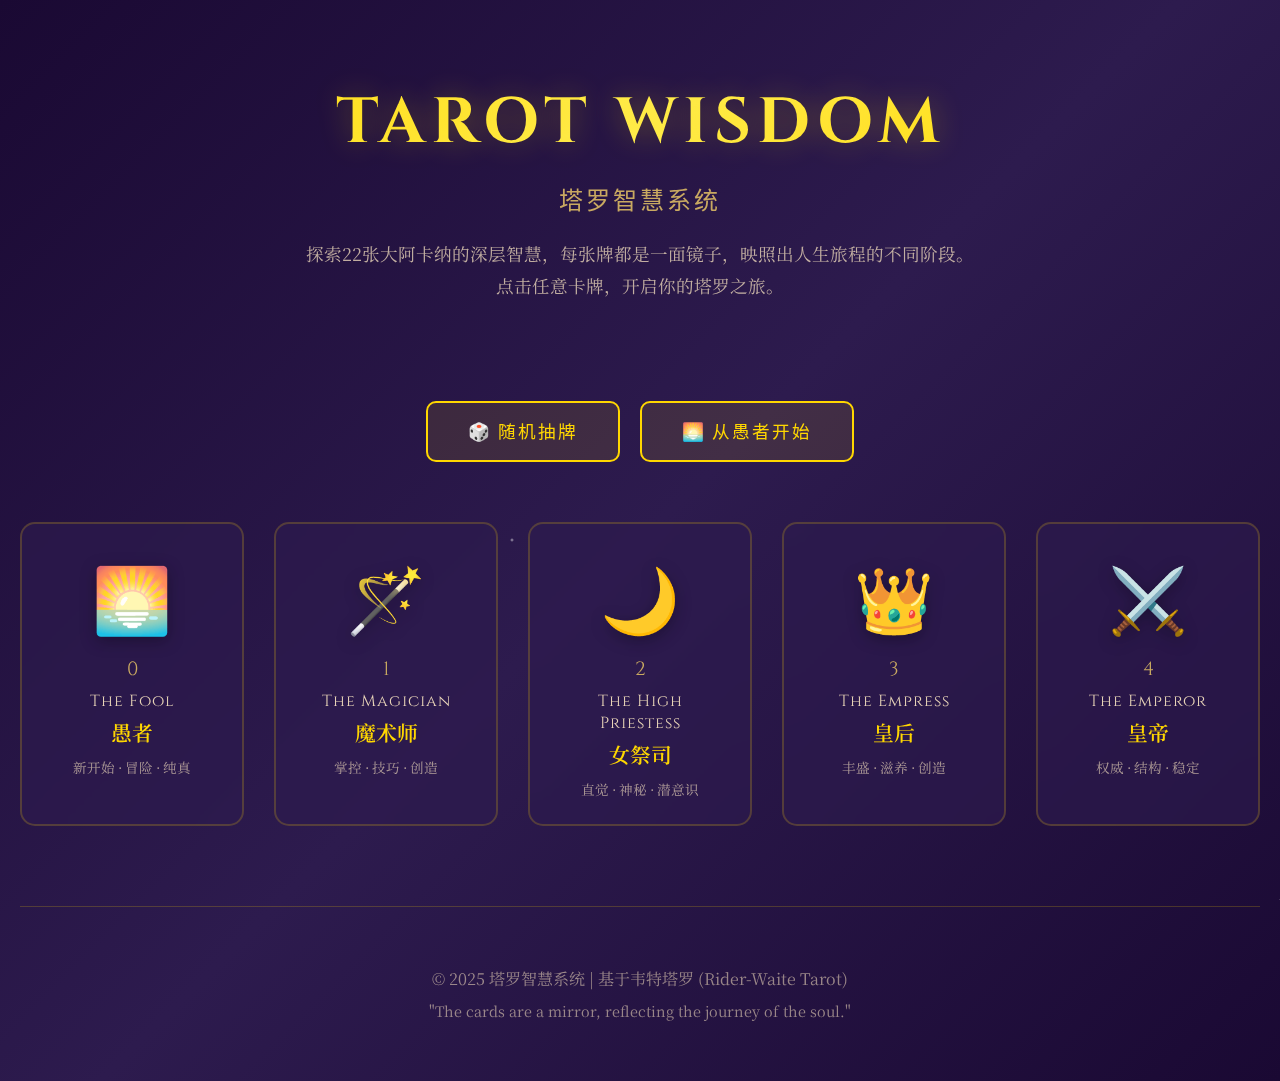
<file: index.html>
<!DOCTYPE html>
<html lang="zh-CN">

<head>
    <meta charset="UTF-8">
    <meta name="viewport" content="width=device-width, initial-scale=1.0">
    <title>塔罗智慧系统 - 22张大阿卡纳</title>

    <!-- Google Fonts -->
    <link
        href="https://fonts.googleapis.com/css2?family=Cinzel:wght@400;600;700&family=Noto+Serif+SC:wght@300;500;700&display=swap"
        rel="stylesheet">

    <style>
        * {
            margin: 0;
            padding: 0;
            box-sizing: border-box;
        }

        body {
            font-family: 'Noto Serif SC', serif;
            background: linear-gradient(135deg, #1a0933 0%, #2d1b4e 50%, #1a0933 100%);
            color: #e8d4b8;
            min-height: 100vh;
            padding: 20px;
            position: relative;
            overflow-x: hidden;
        }

        /* 星空背景 */
        body::before {
            content: '';
            position: fixed;
            top: 0;
            left: 0;
            right: 0;
            bottom: 0;
            background-image:
                radial-gradient(2px 2px at 20% 30%, white, transparent),
                radial-gradient(2px 2px at 60% 70%, white, transparent),
                radial-gradient(1px 1px at 50% 50%, white, transparent);
            background-size: 200% 200%;
            animation: twinkle 10s ease-in-out infinite;
            opacity: 0.6;
            z-index: 0;
            pointer-events: none;
        }

        @keyframes twinkle {

            0%,
            100% {
                opacity: 0.6;
            }

            50% {
                opacity: 0.8;
            }
        }

        .container {
            max-width: 1400px;
            margin: 0 auto;
            position: relative;
            z-index: 1;
        }

        /* Header */
        header {
            text-align: center;
            padding: 60px 0 40px;
        }

        h1 {
            font-family: 'Cinzel', serif;
            font-size: 4rem;
            font-weight: 700;
            background: linear-gradient(135deg, #ffd700 0%, #ffed4e 50%, #ffd700 100%);
            -webkit-background-clip: text;
            -webkit-text-fill-color: transparent;
            background-clip: text;
            margin-bottom: 15px;
            letter-spacing: 6px;
            text-shadow: 0 0 30px rgba(255, 215, 0, 0.3);
        }

        .subtitle {
            font-family: 'Cinzel', serif;
            font-size: 1.5rem;
            color: #c9a961;
            letter-spacing: 3px;
            margin-bottom: 10px;
        }

        .description {
            font-size: 1.1rem;
            color: rgba(232, 212, 184, 0.8);
            max-width: 800px;
            margin: 20px auto;
            line-height: 1.8;
        }

        /* 快速功能 */
        .quick-actions {
            display: flex;
            justify-content: center;
            gap: 20px;
            margin: 40px 0;
            flex-wrap: wrap;
        }

        .action-btn {
            padding: 15px 40px;
            background: rgba(255, 215, 0, 0.1);
            border: 2px solid #ffd700;
            border-radius: 10px;
            color: #ffd700;
            text-decoration: none;
            font-family: 'Cinzel', serif;
            font-size: 1.1rem;
            cursor: pointer;
            transition: all 0.3s;
            letter-spacing: 2px;
        }

        .action-btn:hover {
            background: rgba(255, 215, 0, 0.2);
            transform: translateY(-3px);
            box-shadow: 0 10px 25px rgba(255, 215, 0, 0.3);
        }

        /* 卡牌网格 */
        .cards-grid {
            display: grid;
            grid-template-columns: repeat(auto-fill, minmax(200px, 1fr));
            gap: 30px;
            margin: 60px 0;
        }

        .card-item {
            background: rgba(45, 27, 78, 0.6);
            border: 2px solid rgba(255, 215, 0, 0.2);
            border-radius: 15px;
            padding: 25px;
            text-align: center;
            cursor: pointer;
            transition: all 0.3s;
            text-decoration: none;
            color: inherit;
            display: block;
            backdrop-filter: blur(10px);
        }

        .card-item:hover {
            border-color: #ffd700;
            transform: translateY(-5px);
            box-shadow: 0 15px 35px rgba(255, 215, 0, 0.2);
            background: rgba(45, 27, 78, 0.8);
        }

        .card-emoji {
            font-size: 4rem;
            margin-bottom: 15px;
            display: block;
            filter: drop-shadow(0 4px 8px rgba(0, 0, 0, 0.3));
        }

        .card-number {
            font-family: 'Cinzel', serif;
            font-size: 1.2rem;
            color: #c9a961;
            margin-bottom: 8px;
        }

        .card-name-en {
            font-family: 'Cinzel', serif;
            font-size: 1rem;
            letter-spacing: 1px;
            margin-bottom: 5px;
            color: #e8d4b8;
        }

        .card-name-zh {
            font-size: 1.3rem;
            font-weight: 600;
            color: #ffd700;
            margin-bottom: 10px;
        }

        .card-keywords {
            font-size: 0.85rem;
            color: rgba(232, 212, 184, 0.7);
            margin-top: 10px;
        }

        /* Footer */
        footer {
            text-align: center;
            padding: 60px 0 40px;
            color: rgba(232, 212, 184, 0.6);
            border-top: 1px solid rgba(255, 215, 0, 0.2);
            margin-top: 80px;
        }

        /* Loading */
        #loading {
            text-align: center;
            padding: 100px 20px;
        }

        .spinner {
            width: 60px;
            height: 60px;
            border: 4px solid rgba(255, 215, 0, 0.2);
            border-top-color: #ffd700;
            border-radius: 50%;
            animation: spin 1s linear infinite;
            margin: 0 auto 20px;
        }

        @keyframes spin {
            to {
                transform: rotate(360deg);
            }
        }

        /* 响应式 */
        @media (max-width: 768px) {
            h1 {
                font-size: 2.5rem;
                letter-spacing: 3px;
            }

            .subtitle {
                font-size: 1.2rem;
            }

            .cards-grid {
                grid-template-columns: repeat(auto-fill, minmax(150px, 1fr));
                gap: 20px;
            }

            .card-emoji {
                font-size: 3rem;
            }

            .action-btn {
                width: 100%;
                padding: 12px 20px;
            }
        }
    </style>
</head>

<body>
    <div class="container">
        <header>
            <h1>TAROT WISDOM</h1>
            <p class="subtitle">塔罗智慧系统</p>
            <p class="description">
                探索22张大阿卡纳的深层智慧，每张牌都是一面镜子，映照出人生旅程的不同阶段。<br>
                点击任意卡牌，开启你的塔罗之旅。
            </p>
        </header>

        <div class="quick-actions">
            <button class="action-btn" onclick="randomCard()">🎲 随机抽牌</button>
            <a href="card.html?card=fool" class="action-btn">🌅 从愚者开始</a>
        </div>

        <!-- Loading State -->
        <div id="loading">
            <div class="spinner"></div>
            <p>正在加载塔罗牌...</p>
        </div>

        <!-- Cards Grid -->
        <div id="cards-grid" class="cards-grid" style="display: none;">
            <!-- 动态加载卡牌 -->
        </div>

        <footer>
            <p>© 2025 塔罗智慧系统 | 基于韦特塔罗 (Rider-Waite Tarot)</p>
            <p style="margin-top: 10px; font-size: 0.9rem;">
                "The cards are a mirror, reflecting the journey of the soul."
            </p>
        </footer>
    </div>

    <script>
        // 加载卡牌数据
        async function loadCards() {
            try {
                const response = await fetch('data/cards-major.json');
                const data = await response.json();
                renderCards(data.cards);
            } catch (error) {
                document.getElementById('loading').innerHTML =
                    '<p style="color: #ff6b6b;">⚠️ 加载失败，请刷新页面重试</p>';
            }
        }

        // 渲染卡牌网格
        function renderCards(cards) {
            const grid = document.getElementById('cards-grid');

            cards.forEach(card => {
                const cardEl = document.createElement('a');
                cardEl.href = `card.html?card=${card.id}`;
                cardEl.className = 'card-item';

                cardEl.innerHTML = `
                    <span class="card-emoji">${card.emoji || '🎴'}</span>
                    <div class="card-number">${card.number}</div>
                    <div class="card-name-en">${card.name.en}</div>
                    <div class="card-name-zh">${card.name.zh}</div>
                    <div class="card-keywords">${card.keywords.slice(0, 3).join(' · ')}</div>
                `;

                grid.appendChild(cardEl);
            });

            // 隐藏loading，显示卡牌
            document.getElementById('loading').style.display = 'none';
            grid.style.display = 'grid';
        }

        // 随机抽牌
        async function randomCard() {
            try {
                const response = await fetch('data/cards-major.json');
                const data = await response.json();
                const randomIndex = Math.floor(Math.random() * data.cards.length);
                const randomCard = data.cards[randomIndex];
                window.location.href = `card.html?card=${randomCard.id}`;
            } catch (error) {
                alert('加载失败，请刷新页面重试');
            }
        }

        // 页面加载完成后初始化
        document.addEventListener('DOMContentLoaded', loadCards);
    </script>
</body>

</html>
</file>
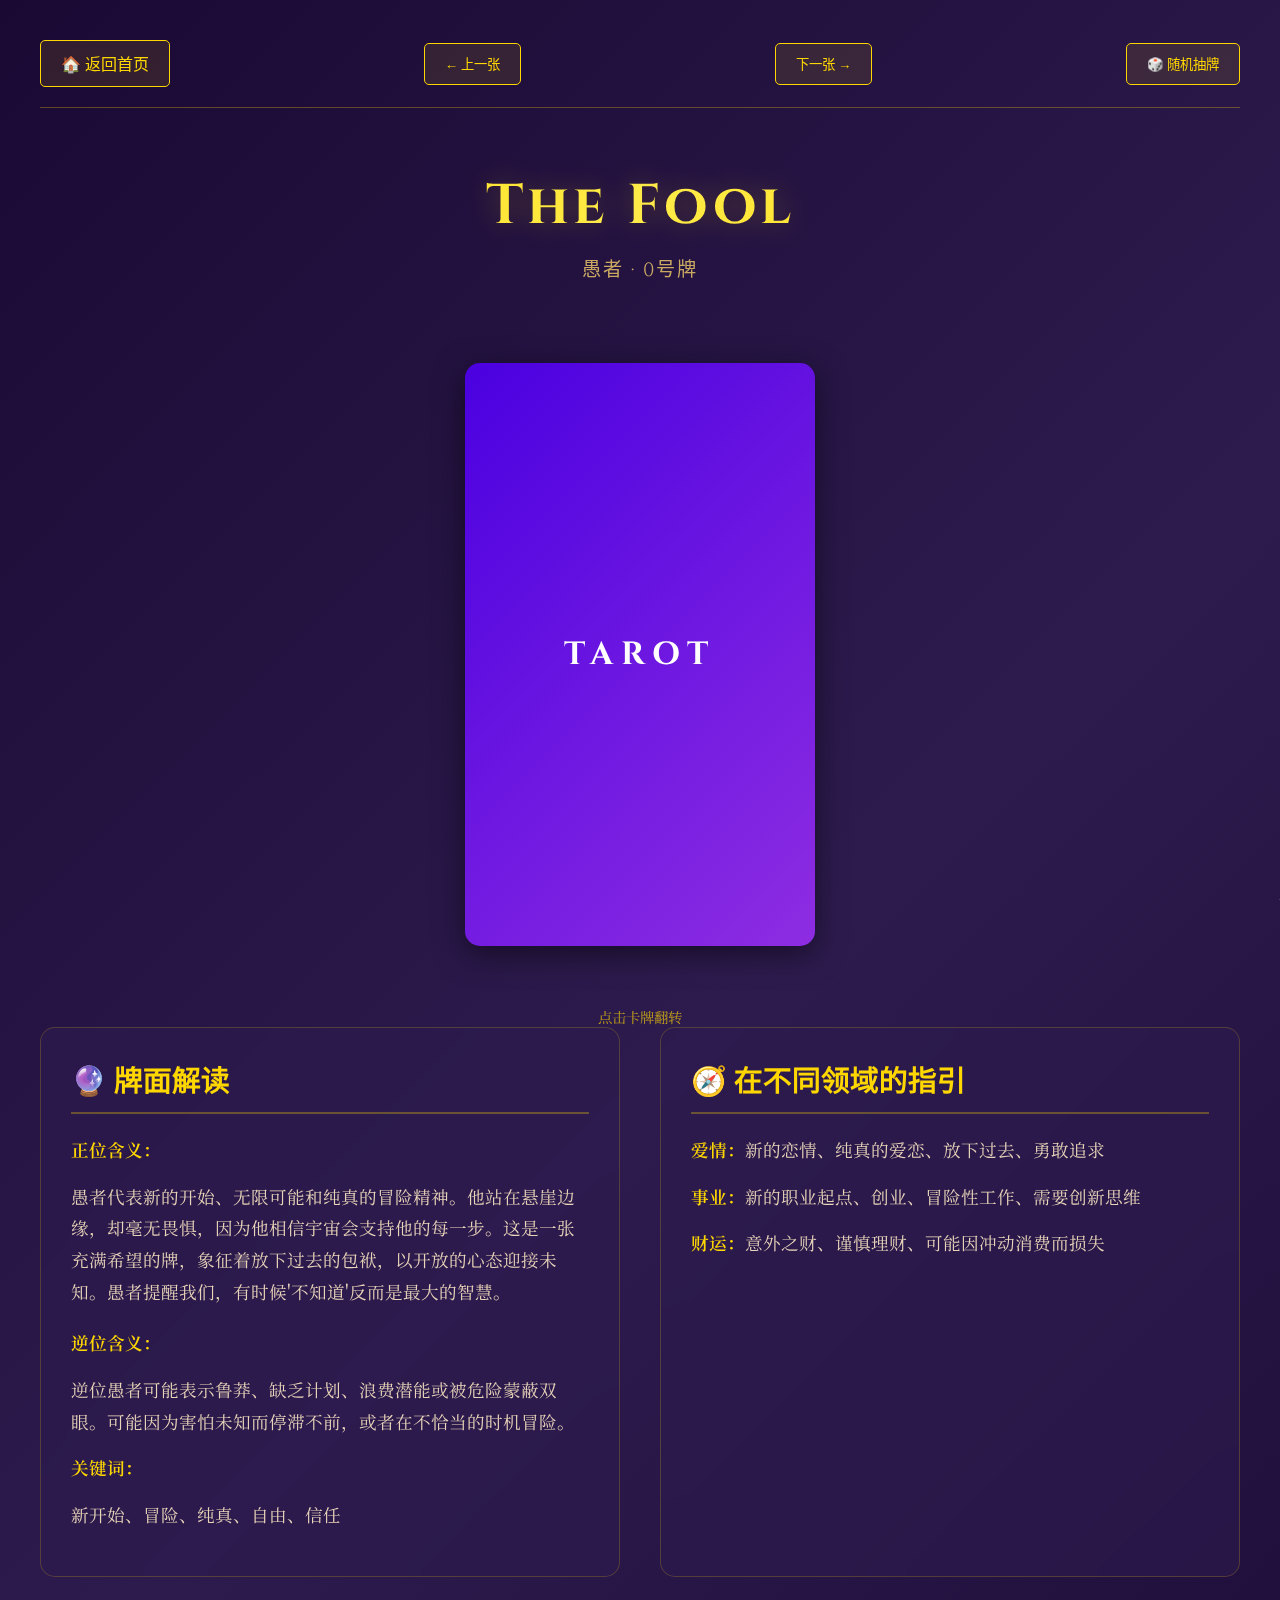
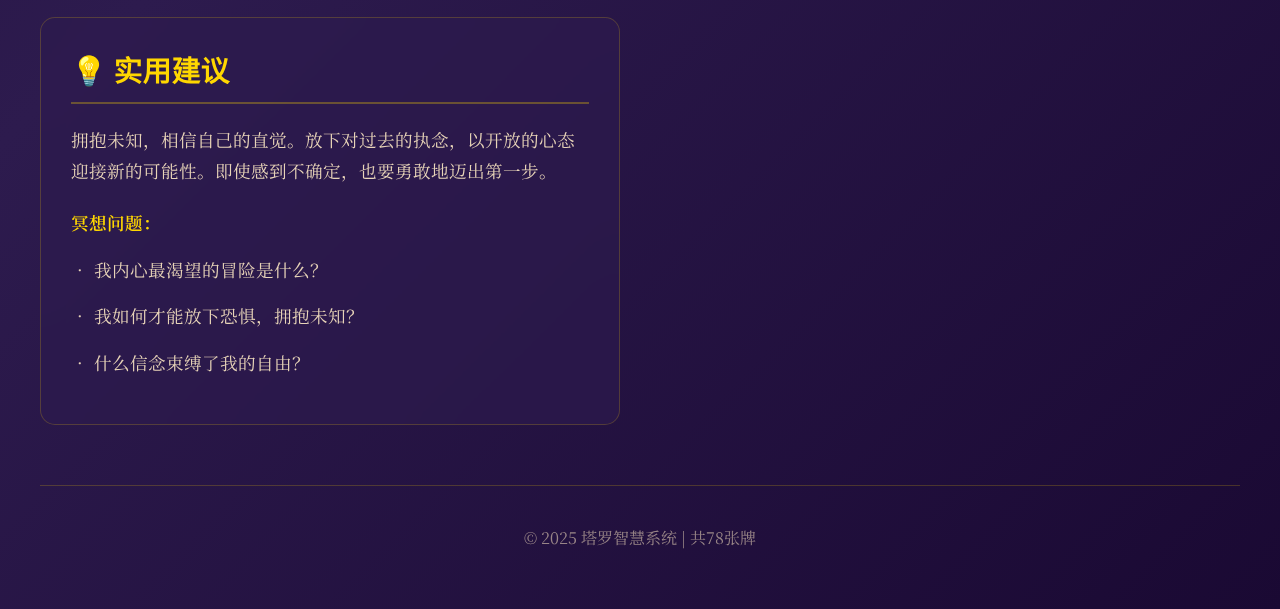
<file: card.html>
<!DOCTYPE html>
<html lang="zh-CN">

<head>
    <meta charset="UTF-8">
    <meta name="viewport" content="width=device-width, initial-scale=1.0">
    <title id="page-title">塔罗解析</title>

    <!-- Google Fonts -->
    <link
        href="https://fonts.googleapis.com/css2?family=Cinzel:wght@400;600;700&family=Noto+Serif+SC:wght@300;500;700&display=swap"
        rel="stylesheet">

    <!-- Stylesheets -->
    <link rel="stylesheet" href="css/main.css">
    <link rel="stylesheet" href="css/effects.css">
    <link rel="stylesheet" href="css/responsive.css">
</head>

<body>
    <!-- Loading状态 -->
    <div id="loading" class="loading">
        <div class="loading-spinner"></div>
        <p>正在加载塔罗牌...</p>
    </div>

    <!-- 错误提示 -->
    <div id="error" class="error hidden">
        <div class="error-content">
            <h2>⚠️ 加载失败</h2>
            <p id="error-message"></p>
            <button onclick="window.location.href='index.html'">返回首页</button>
        </div>
    </div>

    <!-- 主容器 -->
    <div id="main-container" class="container hidden">
        <!-- 导航栏 -->
        <nav class="nav-bar">
            <a href="index.html" class="nav-link">🏠 返回首页</a>
            <button id="prev-card" class="nav-btn">← 上一张</button>
            <button id="next-card" class="nav-btn">下一张 →</button>
            <button id="random-card" class="nav-btn">🎲 随机抽牌</button>
        </nav>

        <!-- 标题区 -->
        <header>
            <h1 id="card-title">THE FOOL</h1>
            <p class="subtitle" id="card-subtitle">愚者 · 0号牌</p>
        </header>

        <!-- 卡牌展示 -->
        <div class="card-display">
            <div class="tarot-card" id="tarot-card" data-card-id="" data-effect="">
                <!-- 卡牌背面 -->
                <div class="card-face card-back">
                    <span>TAROT</span>
                </div>
                <!-- 卡牌正面 -->
                <div class="card-face card-front">
                    <div class="card-number" id="card-number">0</div>
                    <div class="card-image" id="card-image">🌅</div>
                    <div class="card-name">
                        <span id="card-name-en">THE FOOL</span><br>
                        <span id="card-name-zh">愚者</span>
                    </div>
                </div>
            </div>
        </div>
        <p class="hint">点击卡牌翻转</p>

        <!-- 内容区 -->
        <div class="content">
            <!-- 牌面解读 -->
            <div class="section">
                <h2 class="section-title">🔮 牌面解读</h2>
                <div class="section-content" id="meaning-content">
                    <!-- 动态加载内容 -->
                </div>
            </div>

            <!-- 在不同领域的指引 -->
            <div class="section">
                <h2 class="section-title">🧭 在不同领域的指引</h2>
                <div class="section-content" id="guidance-content">
                    <!-- 动态加载内容 -->
                </div>
            </div>

            <!-- 实用建议 -->
            <div class="section">
                <h2 class="section-title">💡 实用建议</h2>
                <div class="section-content" id="advice-content">
                    <!-- 动态加载内容 -->
                </div>
            </div>
        </div>

        <!-- 页脚 -->
        <footer class="footer">
            <p>© 2025 塔罗智慧系统 | 共78张牌</p>
        </footer>
    </div>

    <!-- JavaScript -->
    <script src="js/loader.js" type="module"></script>
</body>

</html>
</file>
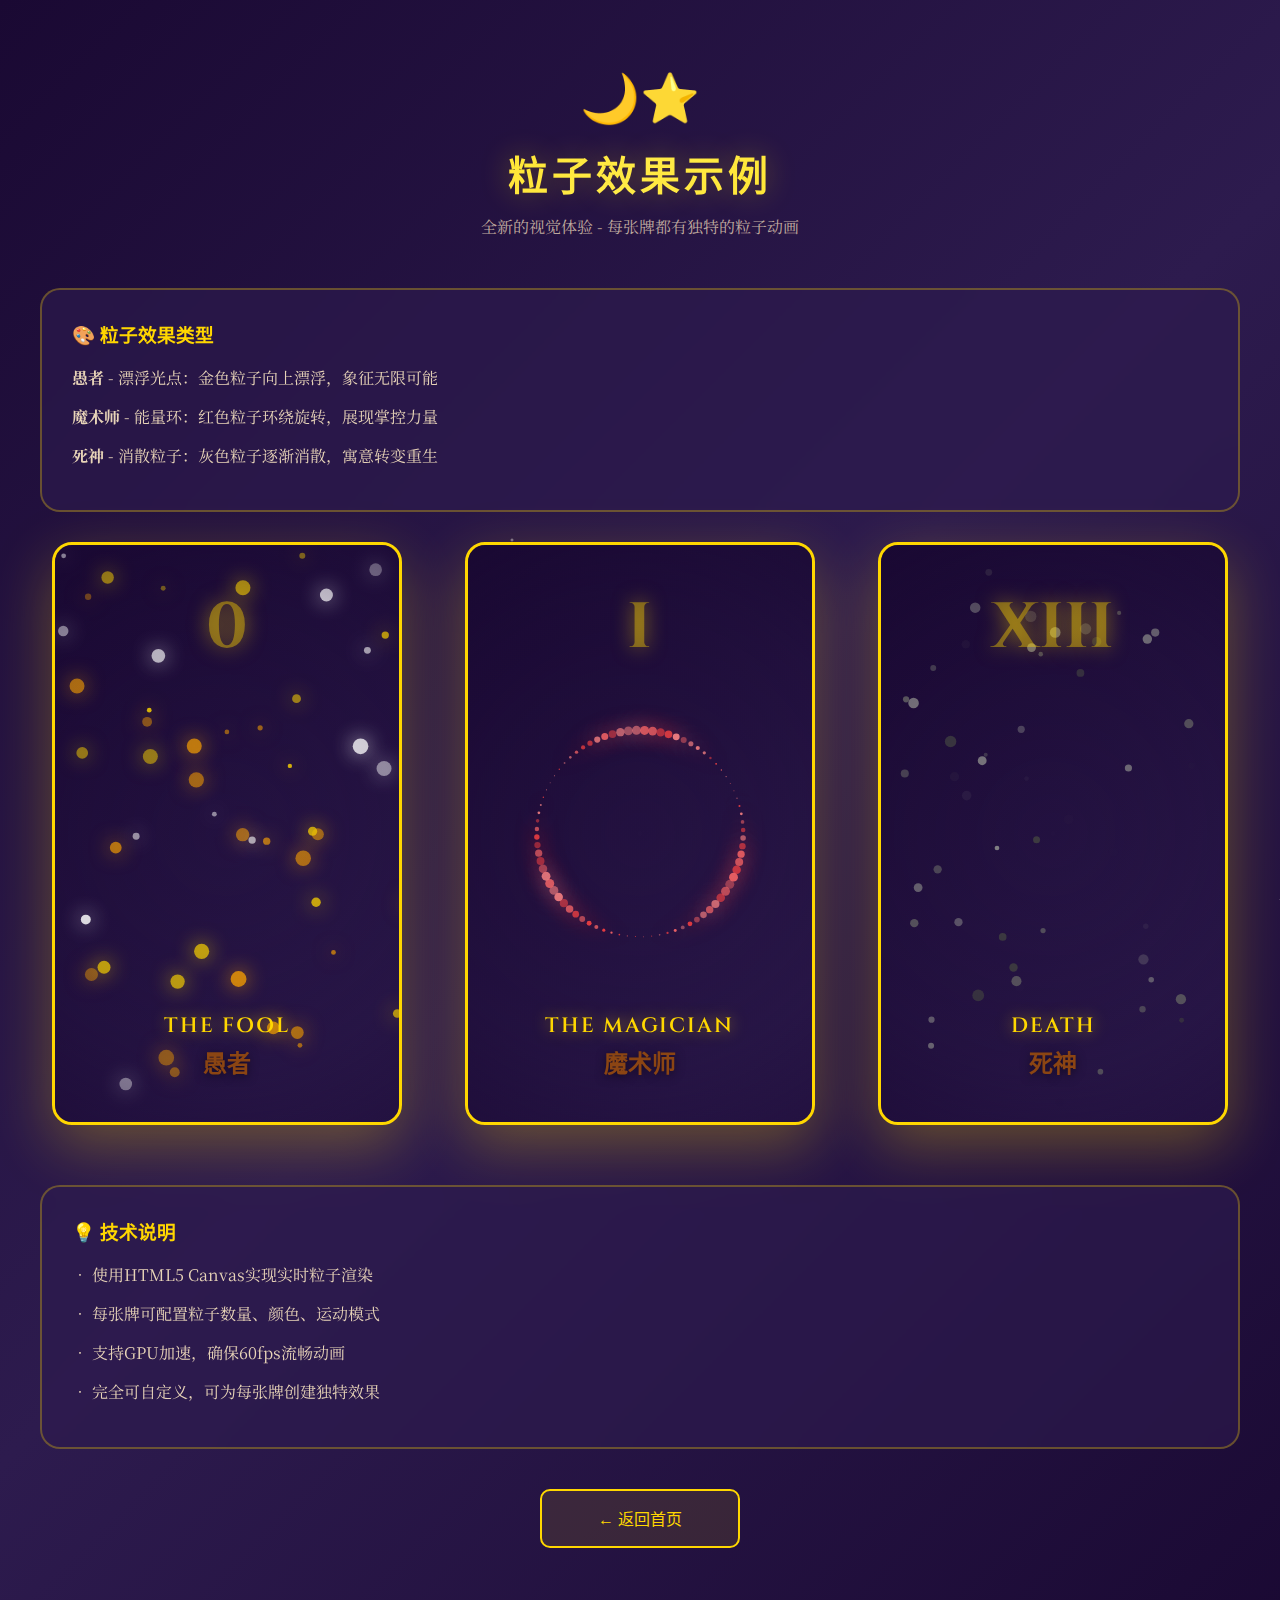
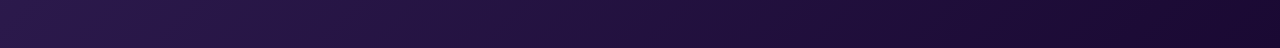
<file: particle-demo.html>
<!DOCTYPE html>
<html lang="zh-CN">

<head>
    <meta charset="UTF-8">
    <meta name="viewport" content="width=device-width, initial-scale=1.0">
    <title>粒子效果示例 - 塔罗智慧系统</title>
    <link
        href="https://fonts.googleapis.com/css2?family=Cinzel:wght@400;600;700&family=Noto+Serif+SC:wght@300;500;700&display=swap"
        rel="stylesheet">
    <link rel="stylesheet" href="css/main.css">
    <style>
        .demo-container {
            max-width: 1400px;
            margin: 0 auto;
            padding: 40px 20px;
        }

        .demo-header {
            text-align: center;
            margin-bottom: 50px;
        }

        .demo-title {
            font-family: 'Cinzel', serif;
            font-size: 2.5rem;
            color: #ffd700;
            margin-bottom: 10px;
        }

        .cards-showcase {
            display: grid;
            grid-template-columns: repeat(auto-fit, minmax(300px, 1fr));
            gap: 40px;
            margin-bottom: 60px;
        }

        .particle-card {
            position: relative;
            width: 100%;
            max-width: 350px;
            height: 583px;
            margin: 0 auto;
            border-radius: 20px;
            overflow: hidden;
            background: linear-gradient(135deg, #1a0933 0%, #2d1b4e 100%);
            border: 3px solid #ffd700;
            box-shadow: 0 20px 60px rgba(255, 215, 0, 0.3);
            cursor: pointer;
            transition: all 0.3s;
        }

        .particle-card:hover {
            transform: translateY(-10px);
            box-shadow: 0 30px 70px rgba(255, 215, 0, 0.5);
        }

        .card-particles {
            position: absolute;
            top: 0;
            left: 0;
            width: 100%;
            height: 100%;
            z-index: 1;
        }

        .card-overlay {
            position: absolute;
            top: 0;
            left: 0;
            width: 100%;
            height: 100%;
            z-index: 2;
            display: flex;
            flex-direction: column;
            justify-content: space-between;
            padding: 40px 30px;
            background: radial-gradient(circle at center,
                    transparent 0%,
                    rgba(26, 9, 51, 0.2) 70%,
                    rgba(26, 9, 51, 0.5) 100%);
        }

        .card-number {
            font-family: 'Cinzel', serif;
            font-size: 4rem;
            color: rgba(255, 215, 0, 0.4);
            text-align: center;
            font-weight: 700;
            text-shadow: 0 0 20px rgba(255, 215, 0, 0.5);
        }

        .card-name {
            text-align: center;
        }

        .card-name-en {
            display: block;
            font-family: 'Cinzel', serif;
            font-size: 1.5rem;
            color: #ffd700;
            letter-spacing: 3px;
            margin-bottom: 8px;
            text-shadow: 0 0 15px rgba(255, 215, 0, 0.6);
        }

        .card-name-zh {
            display: block;
            font-size: 2rem;
            color: #e8d4b8;
            font-weight: 600;
            text-shadow: 0 2px 10px rgba(0, 0, 0, 0.5);
        }

        .demo-info {
            background: rgba(45, 27, 78, 0.6);
            border: 2px solid rgba(255, 215, 0, 0.3);
            border-radius: 20px;
            padding: 30px;
            margin-bottom: 30px;
            backdrop-filter: blur(10px);
        }

        .demo-info h3 {
            font-family: 'Cinzel', serif;
            color: #ffd700;
            margin-bottom: 15px;
        }

        .demo-info p {
            color: #e8d4b8;
            line-height: 1.8;
            margin-bottom: 10px;
        }

        .back-button {
            display: block;
            margin: 40px auto;
            padding: 15px 40px;
            background: rgba(255, 215, 0, 0.1);
            border: 2px solid #ffd700;
            border-radius: 10px;
            color: #ffd700;
            text-decoration: none;
            font-family: 'Cinzel', serif;
            transition: all 0.3s;
            text-align: center;
            max-width: 200px;
        }

        .back-button:hover {
            background: rgba(255, 215, 0, 0.2);
            transform: translateY(-3px);
        }
    </style>
</head>

<body>
    <div class="demo-container">
        <div class="demo-header">
            <div style="font-size: 3rem; margin-bottom: 15px;">🌙⭐</div>
            <h1 class="demo-title">粒子效果示例</h1>
            <p style="color: rgba(232, 212, 184, 0.8);">全新的视觉体验 - 每张牌都有独特的粒子动画</p>
        </div>

        <div class="demo-info">
            <h3>🎨 粒子效果类型</h3>
            <p><strong>愚者</strong> - 漂浮光点：金色粒子向上漂浮，象征无限可能</p>
            <p><strong>魔术师</strong> - 能量环：红色粒子环绕旋转，展现掌控力量</p>
            <p><strong>死神</strong> - 消散粒子：灰色粒子逐渐消散，寓意转变重生</p>
        </div>

        <div class="cards-showcase">
            <!-- 愚者 -->
            <div class="particle-card" onclick="window.location.href='card.html?card=fool'">
                <canvas class="card-particles" id="canvas-fool"></canvas>
                <div class="card-overlay">
                    <div class="card-number">0</div>
                    <div class="card-name">
                        <span class="card-name-en">THE FOOL</span>
                        <span class="card-name-zh">愚者</span>
                    </div>
                </div>
            </div>

            <!-- 魔术师 -->
            <div class="particle-card" onclick="window.location.href='card.html?card=magician'">
                <canvas class="card-particles" id="canvas-magician"></canvas>
                <div class="card-overlay">
                    <div class="card-number">I</div>
                    <div class="card-name">
                        <span class="card-name-en">THE MAGICIAN</span>
                        <span class="card-name-zh">魔术师</span>
                    </div>
                </div>
            </div>

            <!-- 死神 -->
            <div class="particle-card" onclick="window.location.href='card.html?card=death'">
                <canvas class="card-particles" id="canvas-death"></canvas>
                <div class="card-overlay">
                    <div class="card-number">XIII</div>
                    <div class="card-name">
                        <span class="card-name-en">DEATH</span>
                        <span class="card-name-zh">死神</span>
                    </div>
                </div>
            </div>
        </div>

        <div class="demo-info">
            <h3>💡 技术说明</h3>
            <p>• 使用HTML5 Canvas实现实时粒子渲染</p>
            <p>• 每张牌可配置粒子数量、颜色、运动模式</p>
            <p>• 支持GPU加速，确保60fps流畅动画</p>
            <p>• 完全可自定义，可为每张牌创建独特效果</p>
        </div>

        <a href="index.html" class="back-button">← 返回首页</a>
    </div>

    <script src="js/particle-engine.js"></script>
    <script>
        // 初始化粒子效果
        document.addEventListener('DOMContentLoaded', () => {
            // 愚者 - 漂浮光点
            const foolCanvas = document.getElementById('canvas-fool');
            new ParticleEngine(foolCanvas, PARTICLE_CONFIGS.fool);

            // 魔术师 - 能量环
            const magicianCanvas = document.getElementById('canvas-magician');
            new ParticleEngine(magicianCanvas, PARTICLE_CONFIGS.magician);

            // 死神 - 消散粒子
            const deathCanvas = document.getElementById('canvas-death');
            new ParticleEngine(deathCanvas, PARTICLE_CONFIGS.death);

            // 响应窗口调整
            window.addEventListener('resize', () => {
                [foolCanvas, magicianCanvas, deathCanvas].forEach(canvas => {
                    const rect = canvas.getBoundingClientRect();
                    canvas.width = rect.width;
                    canvas.height = rect.height;
                });
            });
        });
    </script>
</body>

</html>
</file>
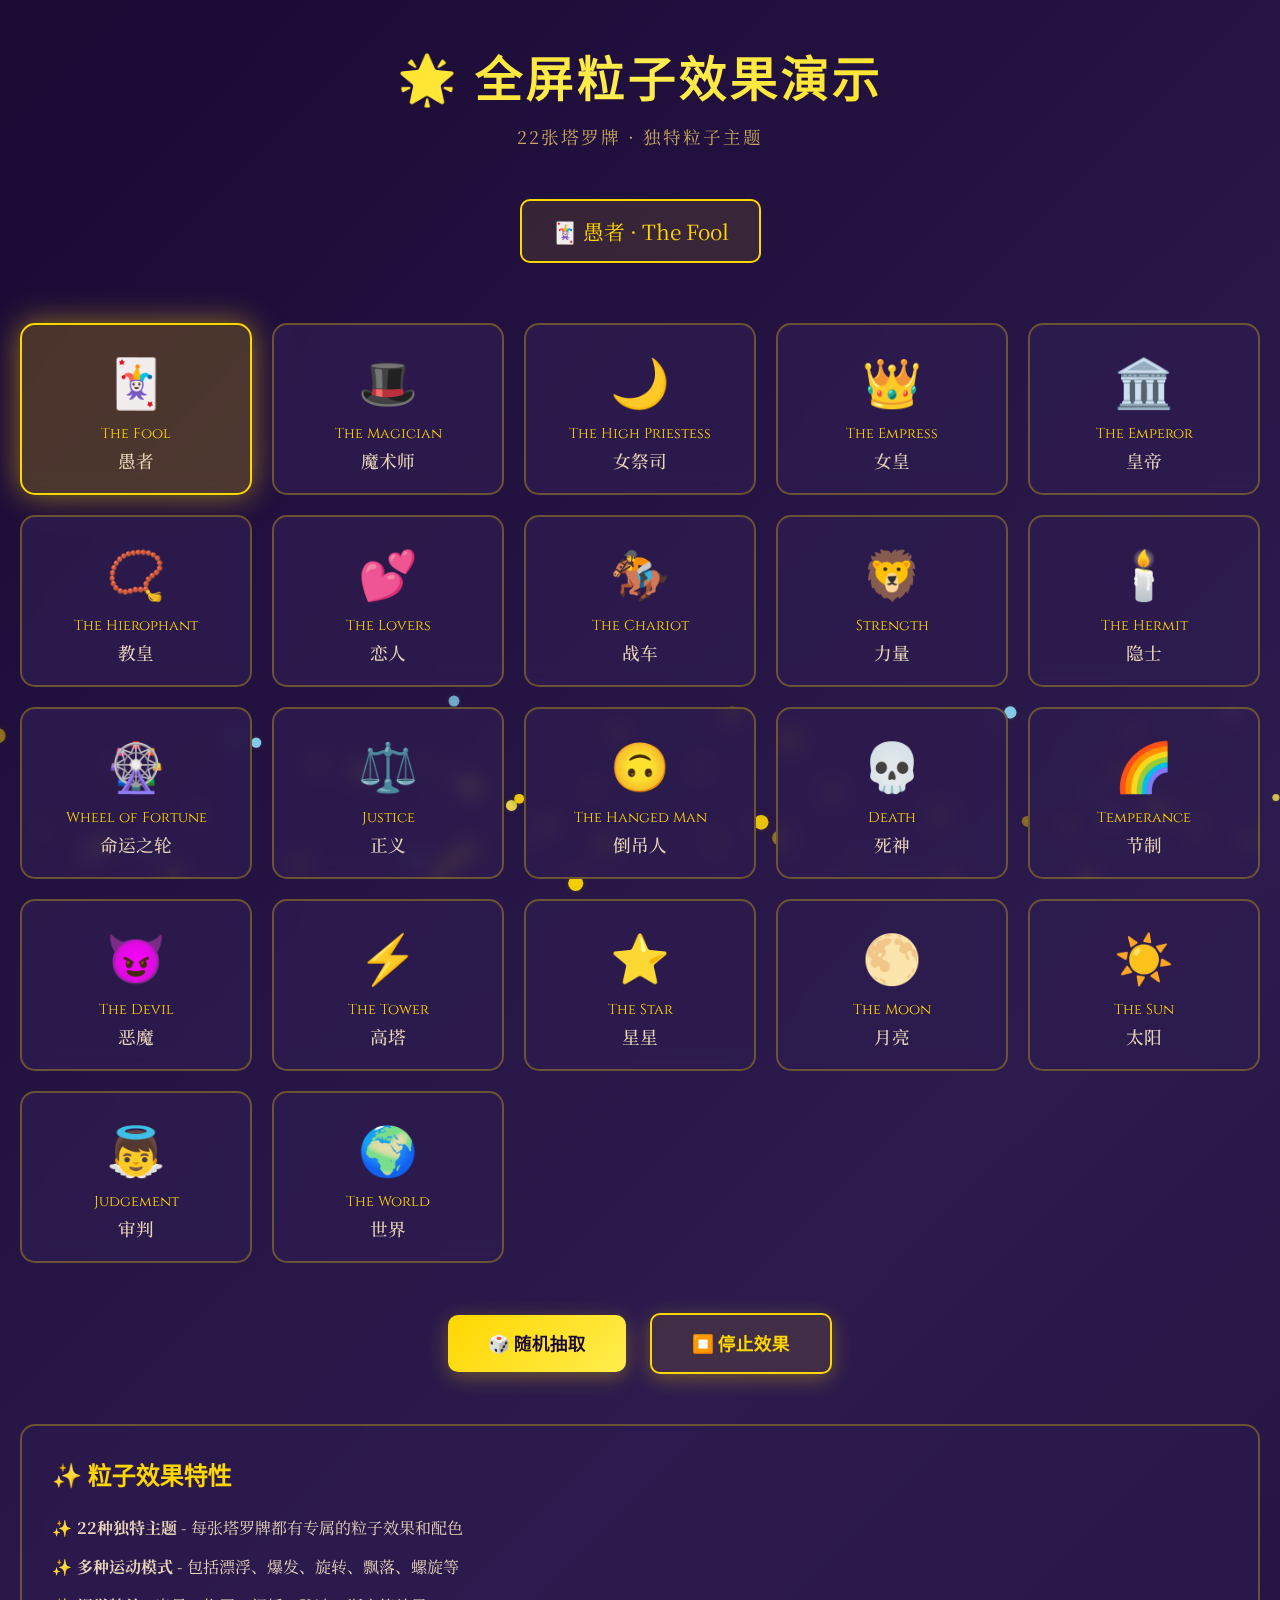
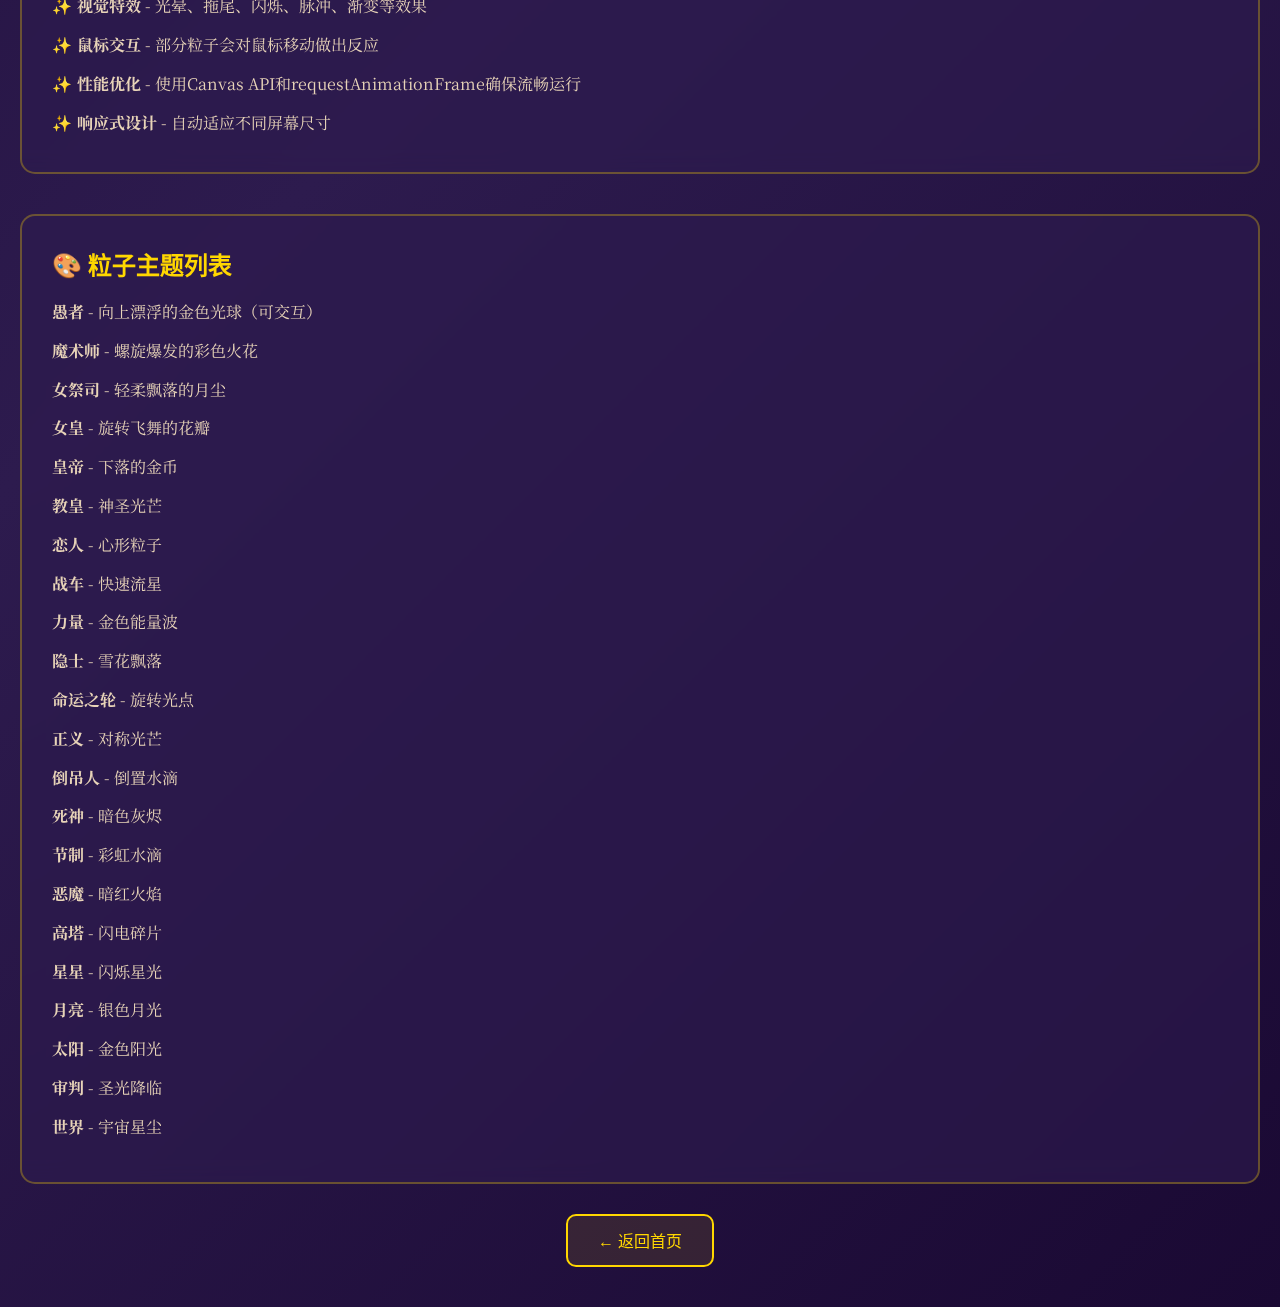
<file: particle-showcase.html>
<!DOCTYPE html>
<html lang="zh-CN">

<head>
    <meta charset="UTF-8">
    <meta name="viewport" content="width=device-width, initial-scale=1.0">
    <title>全屏粒子效果演示 - 塔罗智慧系统</title>
    <link
        href="https://fonts.googleapis.com/css2?family=Cinzel:wght@400;600;700&family=Noto+Serif+SC:wght@300;500;700&display=swap"
        rel="stylesheet">
    <style>
        * {
            margin: 0;
            padding: 0;
            box-sizing: border-box;
        }

        body {
            font-family: 'Noto Serif SC', serif;
            background: linear-gradient(135deg, #1a0933 0%, #2d1b4e 50%, #1a0933 100%);
            color: #e8d4b8;
            min-height: 100vh;
            overflow-x: hidden;
        }

        .container {
            max-width: 1400px;
            margin: 0 auto;
            padding: 40px 20px;
            position: relative;
            z-index: 10;
        }

        header {
            text-align: center;
            margin-bottom: 50px;
        }

        h1 {
            font-family: 'Cinzel', serif;
            font-size: 3rem;
            background: linear-gradient(135deg, #ffd700 0%, #ffed4e 50%, #ffd700 100%);
            -webkit-background-clip: text;
            -webkit-text-fill-color: transparent;
            background-clip: text;
            margin-bottom: 10px;
            letter-spacing: 3px;
        }

        .subtitle {
            color: #c9a961;
            font-size: 1.1rem;
            letter-spacing: 2px;
        }

        .controls {
            text-align: center;
            margin-bottom: 40px;
        }

        .current-card {
            display: inline-block;
            padding: 15px 30px;
            background: rgba(255, 215, 0, 0.1);
            border: 2px solid #ffd700;
            border-radius: 10px;
            font-size: 1.3rem;
            color: #ffd700;
            margin-bottom: 20px;
        }

        .card-grid {
            display: grid;
            grid-template-columns: repeat(auto-fill, minmax(200px, 1fr));
            gap: 20px;
            margin-bottom: 40px;
        }

        .card-button {
            padding: 20px;
            background: rgba(45, 27, 78, 0.8);
            border: 2px solid rgba(255, 215, 0, 0.3);
            border-radius: 15px;
            color: #e8d4b8;
            cursor: pointer;
            transition: all 0.3s;
            text-align: center;
            backdrop-filter: blur(10px);
        }

        .card-button:hover {
            border-color: #ffd700;
            background: rgba(45, 27, 78, 1);
            transform: translateY(-5px);
            box-shadow: 0 10px 30px rgba(255, 215, 0, 0.3);
        }

        .card-button.active {
            border-color: #ffd700;
            background: rgba(255, 215, 0, 0.2);
            box-shadow: 0 0 30px rgba(255, 215, 0, 0.5);
        }

        .card-emoji {
            font-size: 3rem;
            display: block;
            margin-bottom: 10px;
        }

        .card-name-en {
            font-family: 'Cinzel', serif;
            font-size: 0.9rem;
            color: #ffd700;
            margin-bottom: 5px;
        }

        .card-name-zh {
            font-size: 1.1rem;
            font-weight: 500;
        }

        .action-buttons {
            text-align: center;
            margin-top: 30px;
        }

        .btn {
            padding: 15px 40px;
            margin: 10px;
            background: linear-gradient(135deg, #ffd700 0%, #ffed4e 100%);
            border: none;
            border-radius: 10px;
            color: #1a0933;
            font-family: 'Cinzel', serif;
            font-size: 1.1rem;
            font-weight: 700;
            cursor: pointer;
            transition: all 0.3s;
            box-shadow: 0 5px 20px rgba(255, 215, 0, 0.3);
        }

        .btn:hover {
            transform: translateY(-3px);
            box-shadow: 0 8px 30px rgba(255, 215, 0, 0.5);
        }

        .btn-secondary {
            background: rgba(255, 215, 0, 0.1);
            border: 2px solid #ffd700;
            color: #ffd700;
        }

        .info-box {
            background: rgba(45, 27, 78, 0.6);
            border: 2px solid rgba(255, 215, 0, 0.3);
            border-radius: 15px;
            padding: 30px;
            margin-top: 40px;
            backdrop-filter: blur(10px);
        }

        .info-box h3 {
            color: #ffd700;
            font-family: 'Cinzel', serif;
            margin-bottom: 15px;
            font-size: 1.5rem;
        }

        .info-box p {
            line-height: 1.8;
            margin-bottom: 10px;
        }

        .feature-list {
            list-style: none;
            padding-left: 0;
        }

        .feature-list li {
            padding: 8px 0;
            padding-left: 25px;
            position: relative;
        }

        .feature-list li:before {
            content: '✨';
            position: absolute;
            left: 0;
        }

        .back-link {
            display: inline-block;
            margin-top: 30px;
            padding: 12px 30px;
            background: rgba(255, 215, 0, 0.1);
            border: 2px solid #ffd700;
            border-radius: 10px;
            color: #ffd700;
            text-decoration: none;
            font-family: 'Cinzel', serif;
            transition: all 0.3s;
        }

        .back-link:hover {
            background: rgba(255, 215, 0, 0.2);
            transform: translateY(-2px);
        }

        @media (max-width: 768px) {
            h1 {
                font-size: 2rem;
            }

            .card-grid {
                grid-template-columns: repeat(auto-fill, minmax(150px, 1fr));
                gap: 15px;
            }

            .card-button {
                padding: 15px;
            }

            .card-emoji {
                font-size: 2.5rem;
            }
        }
    </style>
</head>

<body>
    <div class="container">
        <header>
            <h1>🌟 全屏粒子效果演示</h1>
            <p class="subtitle">22张塔罗牌 · 独特粒子主题</p>
        </header>

        <div class="controls">
            <div class="current-card" id="current-card">
                点击下方卡牌查看粒子效果
            </div>
        </div>

        <div class="card-grid" id="card-grid">
            <!-- 卡牌按钮将由JavaScript生成 -->
        </div>

        <div class="action-buttons">
            <button class="btn" onclick="randomCard()">🎲 随机抽取</button>
            <button class="btn btn-secondary" onclick="stopParticles()">⏹️ 停止效果</button>
        </div>

        <div class="info-box">
            <h3>✨ 粒子效果特性</h3>
            <ul class="feature-list">
                <li><strong>22种独特主题</strong> - 每张塔罗牌都有专属的粒子效果和配色</li>
                <li><strong>多种运动模式</strong> - 包括漂浮、爆发、旋转、飘落、螺旋等</li>
                <li><strong>视觉特效</strong> - 光晕、拖尾、闪烁、脉冲、渐变等效果</li>
                <li><strong>鼠标交互</strong> - 部分粒子会对鼠标移动做出反应</li>
                <li><strong>性能优化</strong> - 使用Canvas API和requestAnimationFrame确保流畅运行</li>
                <li><strong>响应式设计</strong> - 自动适应不同屏幕尺寸</li>
            </ul>
        </div>

        <div class="info-box">
            <h3>🎨 粒子主题列表</h3>
            <p><strong>愚者</strong> - 向上漂浮的金色光球（可交互）</p>
            <p><strong>魔术师</strong> - 螺旋爆发的彩色火花</p>
            <p><strong>女祭司</strong> - 轻柔飘落的月尘</p>
            <p><strong>女皇</strong> - 旋转飞舞的花瓣</p>
            <p><strong>皇帝</strong> - 下落的金币</p>
            <p><strong>教皇</strong> - 神圣光芒</p>
            <p><strong>恋人</strong> - 心形粒子</p>
            <p><strong>战车</strong> - 快速流星</p>
            <p><strong>力量</strong> - 金色能量波</p>
            <p><strong>隐士</strong> - 雪花飘落</p>
            <p><strong>命运之轮</strong> - 旋转光点</p>
            <p><strong>正义</strong> - 对称光芒</p>
            <p><strong>倒吊人</strong> - 倒置水滴</p>
            <p><strong>死神</strong> - 暗色灰烬</p>
            <p><strong>节制</strong> - 彩虹水滴</p>
            <p><strong>恶魔</strong> - 暗红火焰</p>
            <p><strong>高塔</strong> - 闪电碎片</p>
            <p><strong>星星</strong> - 闪烁星光</p>
            <p><strong>月亮</strong> - 银色月光</p>
            <p><strong>太阳</strong> - 金色阳光</p>
            <p><strong>审判</strong> - 圣光降临</p>
            <p><strong>世界</strong> - 宇宙星尘</p>
        </div>

        <div style="text-align: center;">
            <a href="index.html" class="back-link">← 返回首页</a>
        </div>
    </div>

    <script src="js/fullscreen-particle-system.js"></script>
    <script>
        // 塔罗牌数据
        const cards = [
            { id: 'fool', emoji: '🃏', nameEn: 'The Fool', nameZh: '愚者' },
            { id: 'magician', emoji: '🎩', nameEn: 'The Magician', nameZh: '魔术师' },
            { id: 'high_priestess', emoji: '🌙', nameEn: 'The High Priestess', nameZh: '女祭司' },
            { id: 'empress', emoji: '👑', nameEn: 'The Empress', nameZh: '女皇' },
            { id: 'emperor', emoji: '🏛️', nameEn: 'The Emperor', nameZh: '皇帝' },
            { id: 'hierophant', emoji: '📿', nameEn: 'The Hierophant', nameZh: '教皇' },
            { id: 'lovers', emoji: '💕', nameEn: 'The Lovers', nameZh: '恋人' },
            { id: 'chariot', emoji: '🏇', nameEn: 'The Chariot', nameZh: '战车' },
            { id: 'strength', emoji: '🦁', nameEn: 'Strength', nameZh: '力量' },
            { id: 'hermit', emoji: '🕯️', nameEn: 'The Hermit', nameZh: '隐士' },
            { id: 'wheel_of_fortune', emoji: '🎡', nameEn: 'Wheel of Fortune', nameZh: '命运之轮' },
            { id: 'justice', emoji: '⚖️', nameEn: 'Justice', nameZh: '正义' },
            { id: 'hanged_man', emoji: '🙃', nameEn: 'The Hanged Man', nameZh: '倒吊人' },
            { id: 'death', emoji: '💀', nameEn: 'Death', nameZh: '死神' },
            { id: 'temperance', emoji: '🌈', nameEn: 'Temperance', nameZh: '节制' },
            { id: 'devil', emoji: '😈', nameEn: 'The Devil', nameZh: '恶魔' },
            { id: 'tower', emoji: '⚡', nameEn: 'The Tower', nameZh: '高塔' },
            { id: 'star', emoji: '⭐', nameEn: 'The Star', nameZh: '星星' },
            { id: 'moon', emoji: '🌕', nameEn: 'The Moon', nameZh: '月亮' },
            { id: 'sun', emoji: '☀️', nameEn: 'The Sun', nameZh: '太阳' },
            { id: 'judgement', emoji: '👼', nameEn: 'Judgement', nameZh: '审判' },
            { id: 'world', emoji: '🌍', nameEn: 'The World', nameZh: '世界' }
        ];

        // 初始化粒子系统
        const particleSystem = new FullscreenParticleSystem();
        let currentCardId = null;

        // 生成卡牌网格
        function renderCardGrid() {
            const grid = document.getElementById('card-grid');
            grid.innerHTML = '';

            cards.forEach(card => {
                const button = document.createElement('div');
                button.className = 'card-button';
                button.onclick = () => activateCard(card);
                button.innerHTML = `
                    <span class="card-emoji">${card.emoji}</span>
                    <div class="card-name-en">${card.nameEn}</div>
                    <div class="card-name-zh">${card.nameZh}</div>
                `;
                button.dataset.cardId = card.id;
                grid.appendChild(button);
            });
        }

        // 激活卡牌粒子效果
        function activateCard(card) {
            currentCardId = card.id;

            // 更新UI
            document.getElementById('current-card').innerHTML = `
                ${card.emoji} ${card.nameZh} · ${card.nameEn}
            `;

            // 更新按钮状态
            document.querySelectorAll('.card-button').forEach(btn => {
                btn.classList.remove('active');
            });
            document.querySelector(`[data-card-id="${card.id}"]`).classList.add('active');

            // 激活粒子效果
            particleSystem.activate(card.id);
        }

        // 随机抽取卡牌
        function randomCard() {
            const randomIndex = Math.floor(Math.random() * cards.length);
            activateCard(cards[randomIndex]);
        }

        // 停止粒子效果
        function stopParticles() {
            particleSystem.deactivate();
            currentCardId = null;

            document.getElementById('current-card').textContent = '点击下方卡牌查看粒子效果';
            document.querySelectorAll('.card-button').forEach(btn => {
                btn.classList.remove('active');
            });
        }

        // 初始化
        renderCardGrid();

        // 自动展示愚者牌效果
        setTimeout(() => {
            activateCard(cards[0]);
        }, 500);
    </script>
</body>

</html>
</file>
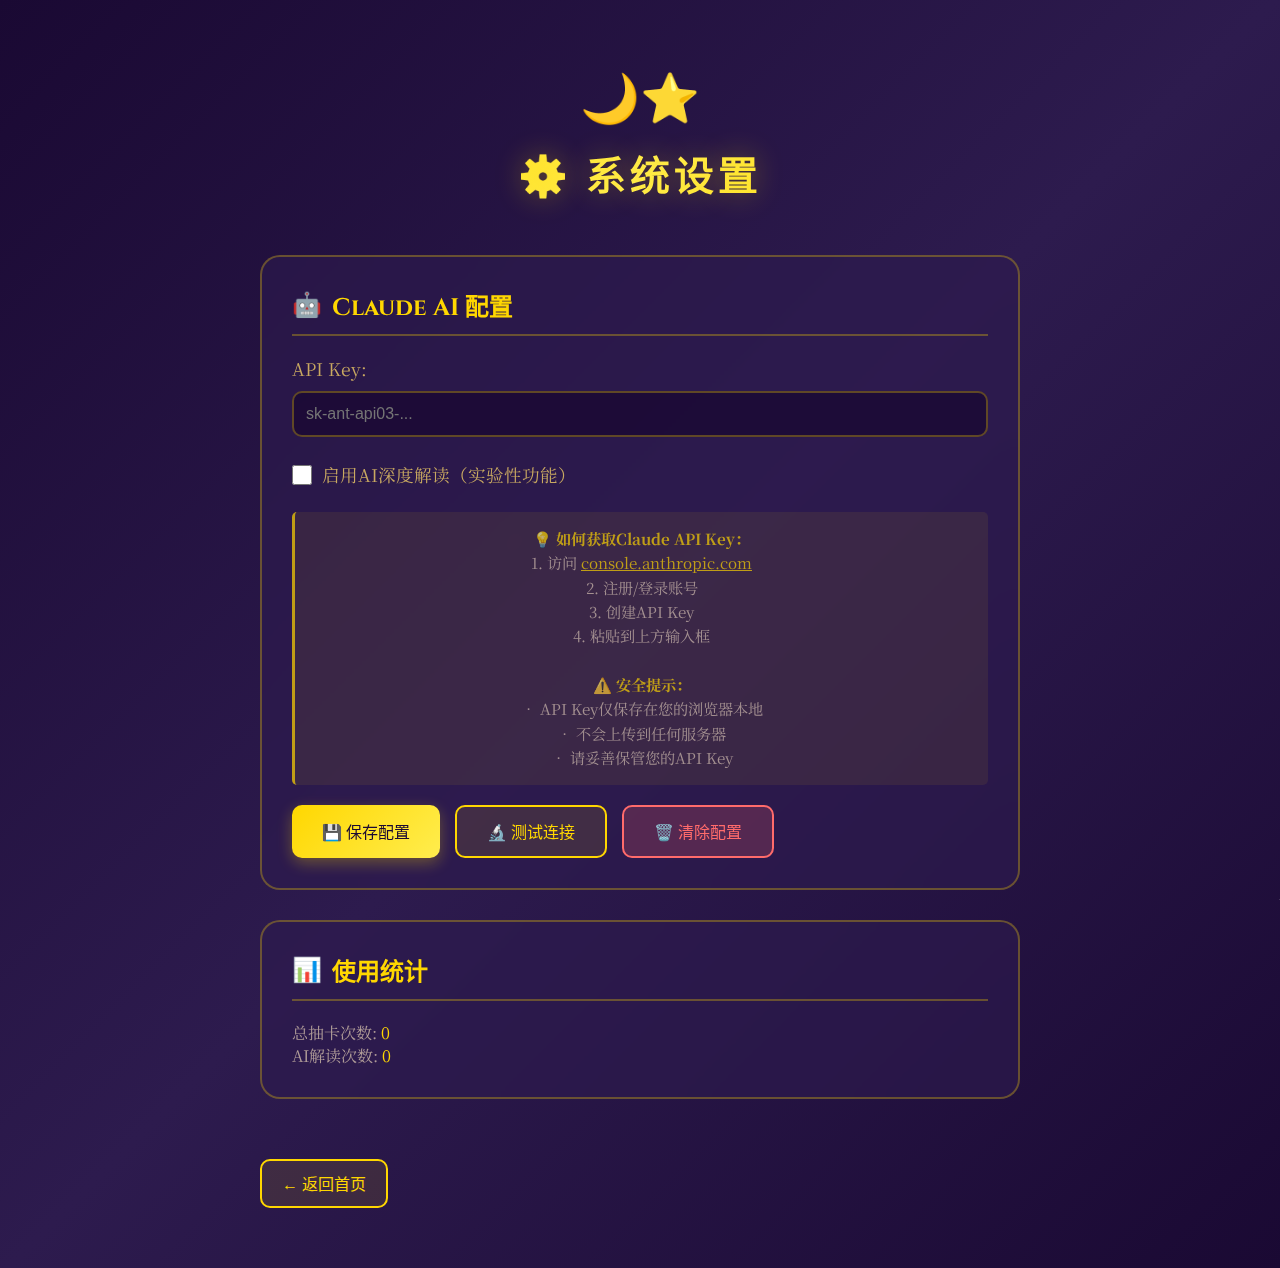
<file: settings.html>
<!DOCTYPE html>
<html lang="zh-CN">

<head>
    <meta charset="UTF-8">
    <meta name="viewport" content="width=device-width, initial-scale=1.0">
    <title>设置 - 塔罗智慧系统</title>
    <link
        href="https://fonts.googleapis.com/css2?family=Cinzel:wght@400;600;700&family=Noto+Serif+SC:wght@300;500;700&display=swap"
        rel="stylesheet">
    <link rel="stylesheet" href="css/main.css">
    <style>
        .settings-container {
            max-width: 800px;
            margin: 0 auto;
            padding: 40px 20px;
        }

        .settings-header {
            text-align: center;
            margin-bottom: 50px;
        }

        .settings-logo {
            font-size: 3rem;
            margin-bottom: 15px;
            animation: logo-glow 3s ease-in-out infinite;
        }

        @keyframes logo-glow {

            0%,
            100% {
                filter: drop-shadow(0 0 10px rgba(255, 215, 0, 0.5));
            }

            50% {
                filter: drop-shadow(0 0 20px rgba(255, 215, 0, 0.8));
            }
        }

        .settings-title {
            font-family: 'Cinzel', serif;
            font-size: 2.5rem;
            color: #ffd700;
            margin-bottom: 10px;
        }

        .section {
            background: rgba(45, 27, 78, 0.6);
            border: 2px solid rgba(255, 215, 0, 0.3);
            border-radius: 20px;
            padding: 30px;
            margin-bottom: 30px;
            backdrop-filter: blur(10px);
        }

        .section-title {
            font-family: 'Cinzel', serif;
            font-size: 1.5rem;
            color: #ffd700;
            margin-bottom: 20px;
            display: flex;
            align-items: center;
            gap: 10px;
        }

        .form-group {
            margin-bottom: 25px;
        }

        .form-group label {
            display: block;
            color: #c9a961;
            margin-bottom: 10px;
            font-size: 1.1rem;
        }

        .form-group input[type="text"],
        .form-group input[type="password"] {
            width: 100%;
            padding: 12px;
            background: rgba(26, 9, 51, 0.8);
            border: 2px solid rgba(255, 215, 0, 0.3);
            border-radius: 10px;
            color: #e8d4b8;
            font-size: 1rem;
            transition: all 0.3s;
        }

        .form-group input:focus {
            outline: none;
            border-color: #ffd700;
            box-shadow: 0 0 15px rgba(255, 215, 0, 0.3);
        }

        .checkbox-group {
            display: flex;
            align-items: center;
            gap: 10px;
        }

        .checkbox-group input[type="checkbox"] {
            width: 20px;
            height: 20px;
            cursor: pointer;
        }

        .hint {
            background: rgba(255, 215, 0, 0.1);
            border-left: 3px solid #ffd700;
            padding: 15px;
            margin-top: 15px;
            border-radius: 5px;
            font-size: 0.95rem;
            color: rgba(232, 212, 184, 0.9);
            line-height: 1.6;
        }

        .hint strong {
            color: #ffd700;
        }

        .button-group {
            display: flex;
            gap: 15px;
            flex-wrap: wrap;
        }

        .btn {
            padding: 12px 30px;
            border: none;
            border-radius: 10px;
            font-family: 'Cinzel', serif;
            font-size: 1rem;
            cursor: pointer;
            transition: all 0.3s;
        }

        .btn-primary {
            background: linear-gradient(135deg, #ffd700 0%, #ffed4e 100%);
            color: #1a0933;
            box-shadow: 0 5px 15px rgba(255, 215, 0, 0.3);
        }

        .btn-primary:hover {
            transform: translateY(-3px);
            box-shadow: 0 8px 20px rgba(255, 215, 0, 0.5);
        }

        .btn-secondary {
            background: rgba(255, 215, 0, 0.1);
            border: 2px solid #ffd700;
            color: #ffd700;
        }

        .btn-secondary:hover {
            background: rgba(255, 215, 0, 0.2);
        }

        .btn-danger {
            background: rgba(255, 107, 107, 0.2);
            border: 2px solid #ff6b6b;
            color: #ff6b6b;
        }

        .status-message {
            padding: 15px;
            border-radius: 10px;
            margin-top: 20px;
            display: none;
        }

        .status-message.success {
            background: rgba(76, 175, 80, 0.2);
            border: 2px solid #4CAF50;
            color: #4CAF50;
        }

        .status-message.error {
            background: rgba(255, 107, 107, 0.2);
            border: 2px solid #ff6b6b;
            color: #ff6b6b;
        }

        .back-link {
            display: inline-block;
            margin-top: 30px;
            padding: 10px 20px;
            background: rgba(255, 215, 0, 0.1);
            border: 2px solid #ffd700;
            border-radius: 10px;
            color: #ffd700;
            text-decoration: none;
            font-family: 'Cinzel', serif;
            transition: all 0.3s;
        }

        .back-link:hover {
            background: rgba(255, 215, 0, 0.2);
            transform: translateX(-5px);
        }

        @media (max-width: 768px) {
            .button-group {
                flex-direction: column;
            }

            .btn {
                width: 100%;
            }
        }
    </style>
</head>

<body>
    <div class="settings-container">
        <div class="settings-header">
            <div class="settings-logo">🌙⭐</div>
            <h1 class="settings-title">⚙️ 系统设置</h1>
        </div>

        <!-- Claude AI 配置 -->
        <div class="section">
            <h2 class="section-title">
                <span>🤖</span>
                Claude AI 配置
            </h2>

            <div class="form-group">
                <label for="api-key">API Key:</label>
                <input type="password" id="api-key" placeholder="sk-ant-api03-..." autocomplete="off">
            </div>

            <div class="form-group checkbox-group">
                <input type="checkbox" id="enable-ai">
                <label for="enable-ai" style="margin: 0;">启用AI深度解读（实验性功能）</label>
            </div>

            <div class="hint">
                <strong>💡 如何获取Claude API Key：</strong><br>
                1. 访问 <a href="https://console.anthropic.com/" target="_blank"
                    style="color: #ffd700;">console.anthropic.com</a><br>
                2. 注册/登录账号<br>
                3. 创建API Key<br>
                4. 粘贴到上方输入框<br><br>
                <strong>⚠️ 安全提示：</strong><br>
                • API Key仅保存在您的浏览器本地<br>
                • 不会上传到任何服务器<br>
                • 请妥善保管您的API Key
            </div>

            <div class="button-group" style="margin-top: 20px;">
                <button class="btn btn-primary" id="save-btn">💾 保存配置</button>
                <button class="btn btn-secondary" id="test-btn">🔬 测试连接</button>
                <button class="btn btn-danger" id="clear-btn">🗑️ 清除配置</button>
            </div>

            <div class="status-message" id="status-message"></div>
        </div>

        <!-- 使用统计 -->
        <div class="section">
            <h2 class="section-title">
                <span>📊</span>
                使用统计
            </h2>
            <p style="color: rgba(232, 212, 184, 0.7);">
                总抽卡次数: <span id="draw-count" style="color: #ffd700;">0</span><br>
                AI解读次数: <span id="ai-count" style="color: #ffd700;">0</span>
            </p>
        </div>

        <a href="index.html" class="back-link">← 返回首页</a>
    </div>

    <script>
        // API Key 管理
        class APIKeyManager {
            constructor() {
                this.storageKey = 'tarotAIConfig';
                this.loadConfig();
            }

            loadConfig() {
                const apiKeyInput = document.getElementById('api-key');
                const enableCheckbox = document.getElementById('enable-ai');

                const config = this.getConfig();
                if (config.apiKey) {
                    apiKeyInput.value = this.decode(config.apiKey);
                }
                enableCheckbox.checked = config.enabled || false;
            }

            getConfig() {
                const data = localStorage.getItem(this.storageKey);
                if (!data) return {};
                try {
                    return JSON.parse(data);
                } catch {
                    return {};
                }
            }

            saveConfig(apiKey, enabled) {
                const config = {
                    apiKey: this.encode(apiKey),
                    enabled: enabled,
                    savedAt: new Date().toISOString()
                };
                localStorage.setItem(this.storageKey, JSON.stringify(config));
            }

            clearConfig() {
                localStorage.removeItem(this.storageKey);
            }

            encode(str) {
                return btoa(str); // Simple Base64 encoding
            }

            decode(encodedStr) {
                return atob(encodedStr);
            }

            async testConnection(apiKey) {
                const response = await fetch('https://api.anthropic.com/v1/messages', {
                    method: 'POST',
                    headers: {
                        'Content-Type': 'application/json',
                        'x-api-key': apiKey,
                        'anthropic-version': '2023-06-01'
                    },
                    body: JSON.stringify({
                        model: 'claude-3-sonnet-20240229',
                        max_tokens: 50,
                        messages: [{
                            role: 'user',
                            content: 'Say "Connected!" if you receive this.'
                        }]
                    })
                });

                return response.ok;
            }
        }

        // 初始化
        const manager = new APIKeyManager();

        // 保存按钮
        document.getElementById('save-btn').addEventListener('click', () => {
            const apiKey = document.getElementById('api-key').value.trim();
            const enabled = document.getElementById('enable-ai').checked;

            if (!apiKey && enabled) {
                showMessage('请输入API Key', 'error');
                return;
            }

            manager.saveConfig(apiKey, enabled);
            showMessage('✅ 配置已保存', 'success');
        });

        // 测试按钮
        document.getElementById('test-btn').addEventListener('click', async () => {
            const apiKey = document.getElementById('api-key').value.trim();

            if (!apiKey) {
                showMessage('请先输入API Key', 'error');
                return;
            }

            const btn = document.getElementById('test-btn');
            btn.textContent = '🔬 测试中...';
            btn.disabled = true;

            try {
                const success = await manager.testConnection(apiKey);
                if (success) {
                    showMessage('✅ 连接成功！Claude API工作正常', 'success');
                } else {
                    showMessage('❌ 连接失败，请检查API Key是否正确', 'error');
                }
            } catch (error) {
                showMessage('❌ 连接错误: ' + error.message, 'error');
            } finally {
                btn.textContent = '🔬 测试连接';
                btn.disabled = false;
            }
        });

        // 清除按钮
        document.getElementById('clear-btn').addEventListener('click', () => {
            if (confirm('确定要清除所有配置吗？')) {
                manager.clearConfig();
                document.getElementById('api-key').value = '';
                document.getElementById('enable-ai').checked = false;
                showMessage('✅ 配置已清除', 'success');
            }
        });

        // 显示消息
        function showMessage(message, type) {
            const msgEl = document.getElementById('status-message');
            msgEl.textContent = message;
            msgEl.className = `status-message ${type}`;
            msgEl.style.display = 'block';

            setTimeout(() => {
                msgEl.style.display = 'none';
            }, 5000);
        }

        // 加载统计
        const stats = JSON.parse(localStorage.getItem('tarotStats') || '{"draws":0,"ai":0}');
        document.getElementById('draw-count').textContent = stats.draws || 0;
        document.getElementById('ai-count').textContent = stats.ai || 0;
    </script>
</body>

</html>
</file>
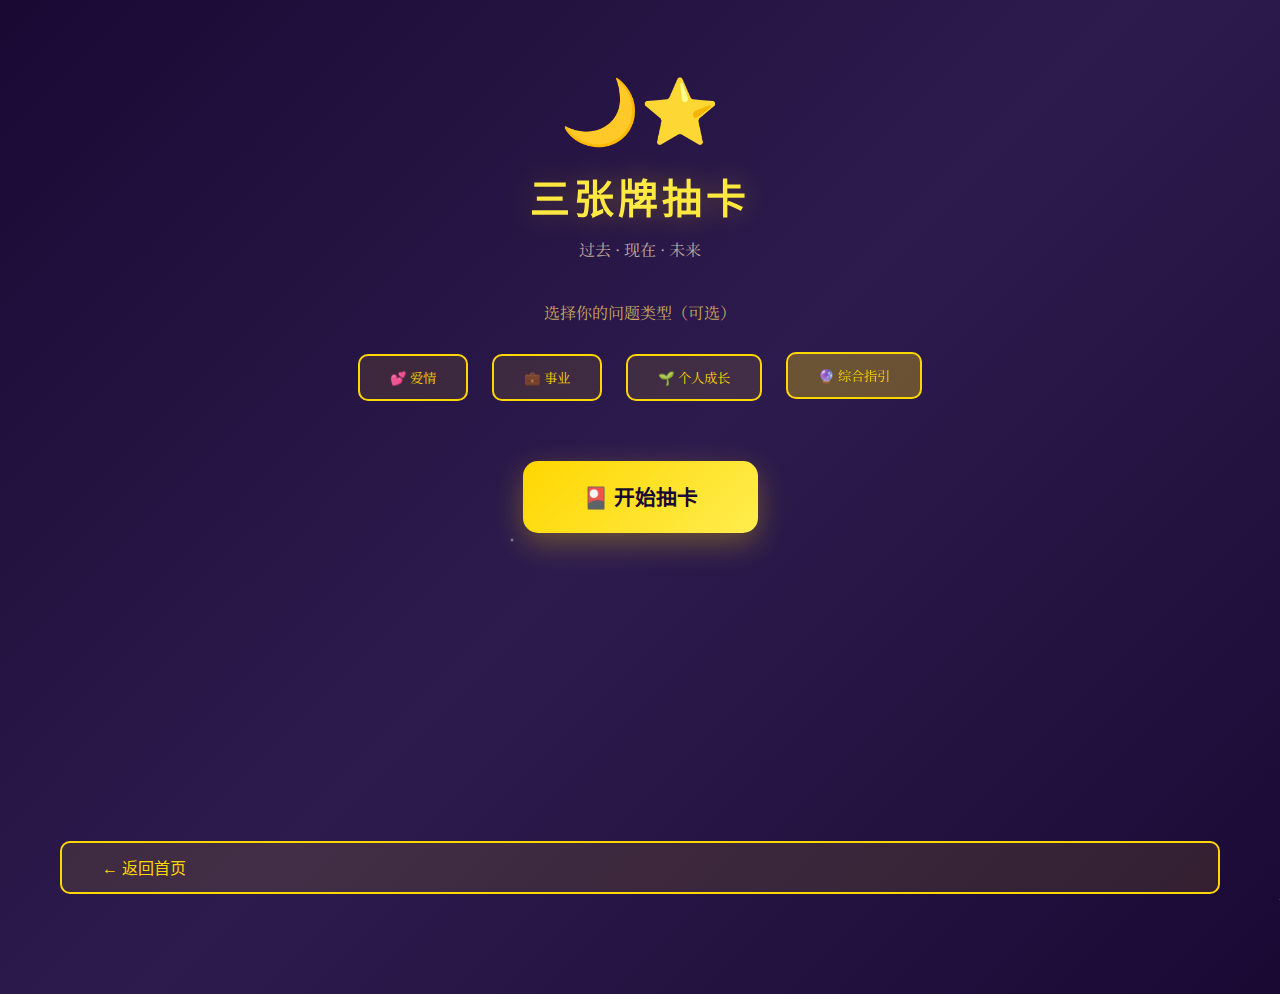
<file: spread.html>
<!DOCTYPE html>
<html lang="zh-CN">

<head>
    <meta charset="UTF-8">
    <meta name="viewport" content="width=device-width, initial-scale=1.0">
    <title>三张牌抽卡 - 塔罗智慧系统</title>
    <link
        href="https://fonts.googleapis.com/css2?family=Cinzel:wght@400;600;700&family=Noto+Serif+SC:wght@300;500;700&display=swap"
        rel="stylesheet">
    <link rel="stylesheet" href="css/main.css">
    <link rel="stylesheet" href="css/effects.css">
    <link rel="stylesheet" href="css/responsive.css">
    <style>
        .spread-container {
            max-width: 1200px;
            margin: 0 auto;
            padding: 40px 20px;
        }

        .spread-logo {
            text-align: center;
            margin-bottom: 40px;
        }

        .spread-logo-icon {
            font-size: 4rem;
            display: block;
            margin-bottom: 15px;
            animation: logo-glow 3s ease-in-out infinite;
        }

        @keyframes logo-glow {

            0%,
            100% {
                filter: drop-shadow(0 0 10px rgba(255, 215, 0, 0.5));
                transform: scale(1);
            }

            50% {
                filter: drop-shadow(0 0 20px rgba(255, 215, 0, 0.8));
                transform: scale(1.05);
            }
        }

        .spread-title {
            font-family: 'Cinzel', serif;
            font-size: 2.5rem;
            color: #ffd700;
            text-align: center;
            margin-bottom: 10px;
        }

        .spread-subtitle {
            text-align: center;
            color: rgba(232, 212, 184, 0.8);
            margin-bottom: 40px;
        }

        .question-selector {
            text-align: center;
            margin-bottom: 50px;
        }

        .question-btn {
            padding: 12px 30px;
            margin: 10px;
            background: rgba(255, 215, 0, 0.1);
            border: 2px solid #ffd700;
            border-radius: 10px;
            color: #ffd700;
            font-family: 'Noto Serif SC', serif;
            cursor: pointer;
            transition: all 0.3s;
        }

        .question-btn:hover,
        .question-btn.active {
            background: rgba(255, 215, 0, 0.3);
            transform: translateY(-2px);
        }

        .draw-button {
            display: block;
            margin: 0 auto 60px;
            padding: 20px 60px;
            background: linear-gradient(135deg, #ffd700 0%, #ffed4e 100%);
            border: none;
            border-radius: 15px;
            color: #1a0933;
            font-family: 'Cinzel', serif;
            font-size: 1.3rem;
            font-weight: 700;
            cursor: pointer;
            transition: all 0.3s;
            box-shadow: 0 10px 30px rgba(255, 215, 0, 0.3);
        }

        .draw-button:hover {
            transform: translateY(-5px);
            box-shadow: 0 15px 40px rgba(255, 215, 0, 0.5);
        }

        .draw-button:disabled {
            opacity: 0.5;
            cursor: not-allowed;
        }

        .cards-spread {
            display: flex;
            justify-content: center;
            gap: 40px;
            margin-bottom: 60px;
            flex-wrap: wrap;
        }

        .spread-card {
            width: 220px;
            text-align: center;
            opacity: 0;
            transform: translateY(50px);
            transition: all 0.8s cubic-bezier(0.68, -0.55, 0.265, 1.55);
        }

        .spread-card.revealed {
            opacity: 1;
            transform: translateY(0);
        }

        .card-position {
            font-family: 'Cinzel', serif;
            font-size: 1.1rem;
            color: #c9a961;
            margin-bottom: 15px;
        }

        .mini-card {
            width: 180px;
            height: 300px;
            margin: 0 auto;
            background: rgba(45, 27, 78, 0.8);
            border: 2px solid #ffd700;
            border-radius: 15px;
            display: flex;
            flex-direction: column;
            align-items: center;
            justify-content: center;
            cursor: pointer;
            transition: all 0.3s;
            position: relative;
            overflow: hidden;
        }

        .mini-card.reversed {
            transform: rotate(180deg);
        }

        .reversed-badge {
            position: absolute;
            top: 10px;
            right: 10px;
            background: rgba(255, 107, 107, 0.9);
            color: white;
            padding: 4px 10px;
            border-radius: 5px;
            font-size: 0.75rem;
            font-weight: 600;
            z-index: 10;
            box-shadow: 0 2px 8px rgba(255, 107, 107, 0.5);
            transform: rotate(180deg);
            /* 反转回来保持可读 */
        }

        .mini-card:hover {
            transform: translateY(-10px);
            box-shadow: 0 15px 35px rgba(255, 215, 0, 0.3);
        }

        .mini-card-emoji {
            font-size: 4rem;
            margin-bottom: 15px;
        }

        .mini-card-name {
            font-size: 1.1rem;
            color: #ffd700;
            margin-bottom: 5px;
        }

        .mini-card-name-zh {
            font-size: 0.9rem;
            color: rgba(232, 212, 184, 0.7);
        }

        .view-detail {
            margin-top: 15px;
            padding: 8px 20px;
            background: rgba(255, 215, 0, 0.2);
            border: 1px solid #ffd700;
            border-radius: 8px;
            color: #ffd700;
            text-decoration: none;
            display: inline-block;
            font-size: 0.9rem;
            transition: all 0.3s;
        }

        .view-detail:hover {
            background: rgba(255, 215, 0, 0.3);
        }

        .reading-section {
            background: rgba(45, 27, 78, 0.6);
            border: 2px solid rgba(255, 215, 0, 0.3);
            border-radius: 20px;
            padding: 40px;
            margin-bottom: 40px;
            backdrop-filter: blur(10px);
            opacity: 0;
            transform: translateY(30px);
            transition: all 0.8s;
        }

        .reading-section.show {
            opacity: 1;
            transform: translateY(0);
        }

        .reading-title {
            font-family: 'Cinzel', serif;
            font-size: 1.8rem;
            color: #ffd700;
            margin-bottom: 20px;
            text-align: center;
        }

        .reading-content {
            line-height: 2;
            color: #e8d4b8;
            font-size: 1.1rem;
        }

        .reading-content p {
            margin-bottom: 20px;
        }

        .back-button {
            display: block;
            margin: 40px auto;
            padding: 12px 40px;
            background: rgba(255, 215, 0, 0.1);
            border: 2px solid #ffd700;
            border-radius: 10px;
            color: #ffd700;
            text-decoration: none;
            font-family: 'Cinzel', serif;
            transition: all 0.3s;
        }

        .back-button:hover {
            background: rgba(255, 215, 0, 0.2);
            transform: translateY(-3px);
        }

        @media (max-width: 768px) {
            .cards-spread {
                gap: 30px;
            }

            .spread-card {
                width: 100%;
                max-width: 200px;
            }

            .mini-card {
                width: 160px;
                height: 260px;
            }

            .reading-section {
                padding: 25px;
            }
        }
    </style>
</head>

<body>
    <div class="spread-container">
        <div class="spread-logo">
            <span class="spread-logo-icon">🌙⭐</span>
            <h1 class="spread-title">三张牌抽卡</h1>
            <p class="spread-subtitle">过去 · 现在 · 未来</p>
        </div>

        <div class="question-selector" id="question-selector">
            <p style="color: #c9a961; margin-bottom: 20px;">选择你的问题类型（可选）</p>
            <button class="question-btn" data-type="love">💕 爱情</button>
            <button class="question-btn" data-type="career">💼 事业</button>
            <button class="question-btn" data-type="growth">🌱 个人成长</button>
            <button class="question-btn active" data-type="general">🔮 综合指引</button>
        </div>

        <button class="draw-button" id="draw-button">🎴 开始抽卡</button>

        <div class="cards-spread" id="cards-spread">
            <!-- 卡牌将动态插入这里 -->
        </div>

        <div class="reading-section" id="reading-section">
            <h2 class="reading-title">📖 综合解读</h2>
            <div class="reading-content" id="reading-content">
                <!-- 解读内容将动态插入这里 -->
            </div>
        </div>

        <a href="index.html" class="back-button">← 返回首页</a>
    </div>

    <script src="js/spread.js"></script>
</body>

</html>
</file>
<file: css/main.css>
/* ===========================================
   塔罗牌可视化系统 - 主样式
   =========================================== */

/* 导入字体 */
@import url('https://fonts.googleapis.com/css2?family=Cinzel:wght@400;600;700&family=Noto+Serif+SC:wght@300;500;700&display=swap');

/* 全局重置 */
* {
    margin: 0;
    padding: 0;
    box-sizing: border-box;
}

/* 根变量 */
:root {
    --primary-bg: #1a0933;
    --secondary-bg: #2d1b4e;
    --text-color: #e8d4b8;
    --gold-color: #ffd700;
    --gold-gradient: linear-gradient(135deg, #ffd700 0%, #ffed4e 50%, #ffd700 100%);
    --card-bg: #f0e6d2;
    --card-back: linear-gradient(135deg, #4a00e0, #8e2de2);
}

/* 主体样式 */
body {
    font-family: 'Noto Serif SC', serif;
    background: linear-gradient(135deg, var(--primary-bg) 0%, var(--secondary-bg) 50%, var(--primary-bg) 100%);
    color: var(--text-color);
    min-height: 100vh;
    padding: 20px;
    position: relative;
    overflow-x: hidden;
}

/* 星空背景 */
body::before {
    content: '';
    position: fixed;
    top: 0;
    left: 0;
    right: 0;
    bottom: 0;
    background-image:
        radial-gradient(2px 2px at 20% 30%, white, transparent),
        radial-gradient(2px 2px at 60% 70%, white, transparent),
        radial-gradient(1px 1px at 50% 50%, white, transparent),
        radial-gradient(1px 1px at 80% 10%, white, transparent),
        radial-gradient(2px 2px at 90% 60%, white, transparent);
    background-size: 200% 200%;
    animation: twinkle 10s ease-in-out infinite;
    opacity: 0.6;
    z-index: 0;
    pointer-events: none;
}

@keyframes twinkle {
    0%, 100% { opacity: 0.6; }
    50% { opacity: 0.8; }
}

/* 容器 */
.container {
    max-width: 1200px;
    margin: 0 auto;
    position: relative;
    z-index: 1;
}

/* 加载状态 */
.loading {
    position: fixed;
    top: 0;
    left: 0;
    right: 0;
    bottom: 0;
    background: rgba(26, 9, 51, 0.95);
    display: flex;
    flex-direction: column;
    justify-content: center;
    align-items: center;
    z-index: 9999;
}

.loading-spinner {
    width: 60px;
    height: 60px;
    border: 4px solid rgba(255, 215, 0, 0.2);
    border-top-color: var(--gold-color);
    border-radius: 50%;
    animation: spin 1s linear infinite;
}

@keyframes spin {
    to { transform: rotate(360deg); }
}

.loading p {
    margin-top: 20px;
    color: var(--gold-color);
    font-size: 1.2rem;
}

/* 错误提示 */
.error {
    position: fixed;
    top: 0;
    left: 0;
    right: 0;
    bottom: 0;
    background: rgba(26, 9, 51, 0.95);
    display: flex;
    justify-content: center;
    align-items: center;
    z-index: 9999;
}

.error-content {
    background: var(--secondary-bg);
    padding: 40px;
    border-radius: 15px;
    text-align: center;
    border: 2px solid var(--gold-color);
}

.error-content h2 {
    color: #ff6b6b;
    margin-bottom: 20px;
}

.error-content button {
    margin-top: 20px;
    padding: 10px 30px;
    background: var(--gold-color);
    color: var(--primary-bg);
    border: none;
    border-radius: 5px;
    cursor: pointer;
    font-size: 1rem;
    transition: transform 0.3s;
}

.error-content button:hover {
    transform: scale(1.05);
}

.hidden {
    display: none !important;
}

/* 导航栏 */
.nav-bar {
    display: flex;
    justify-content: space-between;
    align-items: center;
    padding: 20px 0;
    margin-bottom: 30px;
    border-bottom: 1px solid rgba(255, 215, 0, 0.3);
    flex-wrap: wrap;
    gap: 10px;
}

.nav-link, .nav-btn {
    padding: 10px 20px;
    background: rgba(255, 215, 0, 0.1);
    border: 1px solid var(--gold-color);
    border-radius: 5px;
    color: var(--gold-color);
    text-decoration: none;
    cursor: pointer;
    transition: all 0.3s;
    font-family: 'Cinzel', serif;
}

.nav-link:hover, .nav-btn:hover {
    background: rgba(255, 215, 0, 0.2);
    transform: translateY(-2px);
}

/* 标题区 */
header {
    text-align: center;
    margin-bottom: 50px;
    padding: 30px 0;
}

h1 {
    font-family: 'Cinzel', serif;
    font-size: 3.5rem;
    font-weight: 700;
    background: var(--gold-gradient);
    -webkit-background-clip: text;
    -webkit-text-fill-color: transparent;
    background-clip: text;
    margin-bottom: 10px;
    text-shadow: 0 0 30px rgba(255, 215, 0, 0.3);
    letter-spacing: 4px;
}

.subtitle {
    font-family: 'Cinzel', serif;
    font-size: 1.2rem;
    color: #c9a961;
    letter-spacing: 2px;
}

/* 卡牌展示区 */
.card-display {
    display: flex;
    justify-content: center;
    margin-bottom: 60px;
    perspective: 1000px;
}

.tarot-card {
    width: 300px;
    height: 500px;
    position: relative;
    cursor: pointer;
    transform-style: preserve-3d;
    transition: transform 0.8s cubic-bezier(0.68, -0.55, 0.27, 1.55);
}

.tarot-card.flipped {
    transform: rotateY(180deg);
}

.card-face {
    position: absolute;
    width: 100%;
    height: 100%;
    backface-visibility: hidden;
    display: flex;
    flex-direction: column;
    justify-content: center;
    align-items: center;
    font-size: 2rem;
    border-radius: 15px;
    box-shadow: 0 8px 30px rgba(0, 0, 0, 0.5);
}

.card-back {
    background: var(--card-back);
    color: white;
    font-family: 'Cinzel', serif;
    letter-spacing: 8px;
    font-weight: 700;
}

.card-front {
    background-color: var(--card-bg);
    color: #333;
    transform: rotateY(180deg);
    padding: 30px;
}

.card-number {
    font-size: 2rem;
    font-weight: bold;
    margin-bottom: 20px;
    color: #8b4513;
}

.card-image {
    font-size: 8rem;
    margin: 30px 0;
    filter: drop-shadow(0 4px 8px rgba(0,0,0,0.2));
}

.card-name {
    font-family: 'Cinzel', serif;
    text-align: center;
    line-height: 1.4;
}

.card-name span:first-child {
    font-size: 1.3rem;
    font-weight: 600;
    letter-spacing: 2px;
}

.card-name span:last-child {
    font-size: 1.5rem;
    font-weight: 700;
    color: #8b4513;
}

.hint {
    text-align: center;
    color: var(--gold-color);
    font-size: 0.9rem;
    margin-top: 20px;
    opacity: 0.7;
    animation: pulse 2s ease-in-out infinite;
}

@keyframes pulse {
    0%, 100% { opacity: 0.7; }
    50% { opacity: 1; }
}

/* 内容区 */
.content {
    display: grid;
    grid-template-columns: 1fr;
    gap: 40px;
    margin-bottom: 60px;
}

.section {
    background: rgba(45, 27, 78, 0.6);
    padding: 30px;
    border-radius: 15px;
    border: 1px solid rgba(255, 215, 0, 0.2);
    backdrop-filter: blur(10px);
}

.section-title {
    font-family: 'Cinzel', serif;
    font-size: 1.8rem;
    color: var(--gold-color);
    margin-bottom: 20px;
    border-bottom: 2px solid rgba(255, 215, 0, 0.3);
    padding-bottom: 10px;
}

.section-content {
    font-size: 1.1rem;
    line-height: 1.8;
    color: var(--text-color);
}

.section-content p {
    margin-bottom: 15px;
}

.section-content strong {
    color: var(--gold-color);
    font-weight: 600;
}

/* 页脚 */
.footer {
    text-align: center;
    padding: 40px 0;
    color: rgba(232, 212, 184, 0.6);
    border-top: 1px solid rgba(255, 215, 0, 0.2);
}

/* 实用类 */
.text-center { text-align: center; }
.mt-20 { margin-top: 20px; }
.mb-20 { margin-bottom: 20px; }
</file>
<file: css/effects.css>
/* ===========================================
   塔罗牌特效库 - 大阿卡纳22张
   =========================================== */

/* 0. 愚者 - 漂浮效果 */
.card-fool .card-image {
    animation: float 3s ease-in-out infinite;
}

@keyframes float {

    0%,
    100% {
        transform: translateY(0);
    }

    50% {
        transform: translateY(-15px);
    }
}

/* 1. 魔术师 - 旋转光环 */
.card-magician .card-image {
    animation: rotate-glow 4s linear infinite;
}

@keyframes rotate-glow {
    0% {
        transform: rotate(0deg);
        filter: drop-shadow(0 0 10px #ff6b6b);
    }

    50% {
        filter: drop-shadow(0 0 20px #ff6b6b);
    }

    100% {
        transform: rotate(360deg);
        filter: drop-shadow(0 0 10px #ff6b6b);
    }
}

/* 2. 女祭司 - 神秘面纱 */
.card-high-priestess .card-image {
    animation: veil 4s ease-in-out infinite;
}

@keyframes veil {

    0%,
    100% {
        opacity: 0.8;
        filter: blur(0);
    }

    50% {
        opacity: 1;
        filter: blur(1px);
    }
}

/* 3. 皇后 - 花朵绽放 */
.card-empress .card-image {
    animation: bloom 3s ease-in-out infinite;
}

@keyframes bloom {

    0%,
    100% {
        transform: scale(1);
        opacity: 0.9;
    }

    50% {
        transform: scale(1.1);
        opacity: 1;
    }
}

/* 4. 皇帝 - 稳固（微震动） */
.card-emperor .card-image {
    animation: steady 4s ease-in-out infinite;
}

@keyframes steady {

    0%,
    100% {
        transform: translateX(0);
    }

    25% {
        transform: translateX(-1px);
    }

    75% {
        transform: translateX(1px);
    }
}

/* 5. 教皇 - 圣光 */
.card-hierophant .card-image {
    animation: holy-light 3s ease-in-out infinite;
}

@keyframes holy-light {

    0%,
    100% {
        filter: drop-shadow(0 0 10px gold);
    }

    50% {
        filter: drop-shadow(0 0 25px gold) brightness(1.2);
    }
}

/* 6. 恋人 - 心跳 */
.card-lovers .card-image {
    animation: heartbeat 1.5s ease-in-out infinite;
}

@keyframes heartbeat {

    0%,
    100% {
        transform: scale(1);
    }

    14% {
        transform: scale(1.05);
    }

    28% {
        transform: scale(1);
    }

    42% {
        transform: scale(1.05);
    }

    56% {
        transform: scale(1);
    }
}

/* 7. 战车 - 前进 */
.card-chariot .card-image {
    animation: charge 3s ease-in-out infinite;
}

@keyframes charge {

    0%,
    100% {
        transform: translateX(0);
    }

    50% {
        transform: translateX(10px);
    }
}

/* 8. 力量 - 能量波动 */
.card-strength .card-image {
    animation: power-pulse 2s ease-in-out infinite;
}

@keyframes power-pulse {

    0%,
    100% {
        filter: brightness(1);
    }

    50% {
        filter: brightness(1.3);
    }
}

/* 9. 隐者 - 灯光摇曳 */
.card-hermit .card-image {
    animation: lantern 3s ease-in-out infinite;
}

@keyframes lantern {

    0%,
    100% {
        opacity: 0.9;
        filter: brightness(1);
    }

    50% {
        opacity: 1;
        filter: brightness(1.4);
    }
}

/* 10. 命运之轮 - 旋转 */
.card-wheel-of-fortune .card-image {
    animation: wheel-spin 6s linear infinite;
}

@keyframes wheel-spin {
    from {
        transform: rotate(0deg);
    }

    to {
        transform: rotate(360deg);
    }
}

/* 11. 正义 - 天平摆动 */
.card-justice .card-image {
    animation: balance 2s ease-in-out infinite;
}

@keyframes balance {

    0%,
    100% {
        transform: rotate(0deg);
    }

    25% {
        transform: rotate(-5deg);
    }

    75% {
        transform: rotate(5deg);
    }
}

/* 12. 倒吊人 - 倒立180度 */
.card-hanged-man {
    transform-origin: center;
}

.card-hanged-man .card-image {
    transform: rotate(180deg);
    animation: hang-swing 3s ease-in-out infinite;
}

@keyframes hang-swing {

    0%,
    100% {
        transform: rotate(180deg) translateX(0);
    }

    50% {
        transform: rotate(180deg) translateX(5px);
    }
}

/* 13. 死神 - 渐隐渐现 */
.card-death .card-image {
    animation: fade 4s ease-in-out infinite;
}

@keyframes fade {

    0%,
    100% {
        opacity: 0.7;
    }

    50% {
        opacity: 1;
    }
}

/* 14. 节制 - 流动 */
.card-temperance .card-image {
    animation: flow 3s ease-in-out infinite;
}

@keyframes flow {

    0%,
    100% {
        filter: hue-rotate(0deg);
    }

    50% {
        filter: hue-rotate(30deg);
    }
}

/* 15. 恶魔 - 阴影颤动 */
.card-devil .card-image {
    animation: shadow-pulse 2s ease-in-out infinite;
}

@keyframes shadow-pulse {

    0%,
    100% {
        filter: drop-shadow(0 0 10px #8b0000);
    }

    50% {
        filter: drop-shadow(0 0 20px #8b0000);
    }
}

/* 16. 塔 - 震动倾斜 */
.card-tower .card-image {
    animation: shake 0.5s ease-in-out infinite;
}

@keyframes shake {

    0%,
    100% {
        transform: rotate(0deg);
    }

    25% {
        transform: rotate(-2deg);
    }

    75% {
        transform: rotate(2deg);
    }
}

/* 17. 星星 - 闪烁 */
.card-star .card-image {
    animation: twinkle-star 2s ease-in-out infinite;
}

@keyframes twinkle-star {

    0%,
    100% {
        opacity: 0.8;
        transform: scale(1);
    }

    50% {
        opacity: 1;
        transform: scale(1.05);
    }
}

/* 18. 月亮 - 月相变化 */
.card-moon .card-image {
    animation: moon-phase 4s ease-in-out infinite;
}

@keyframes moon-phase {

    0%,
    100% {
        opacity: 0.9;
        filter: brightness(1);
    }

    25% {
        opacity: 1;
        filter: brightness(1.2);
    }

    50% {
        opacity: 0.8;
        filter: brightness(0.9);
    }

    75% {
        opacity: 1;
        filter: brightness(1.2);
    }
}

/* 19. 太阳 - 光芒四射 */
.card-sun .card-image {
    animation: radiate 3s ease-in-out infinite;
}

@keyframes radiate {

    0%,
    100% {
        filter: drop-shadow(0 0 15px #ffd700);
        transform: scale(1);
    }

    50% {
        filter: drop-shadow(0 0 30px #ffd700);
        transform: scale(1.08);
    }
}

/* 20. 审判 - 上升 */
.card-judgement .card-image {
    animation: ascend 3s ease-in-out infinite;
}

@keyframes ascend {

    0%,
    100% {
        transform: translateY(0);
    }

    50% {
        transform: translateY(-12px);
    }
}

/* 21. 世界 - 环绕旋转 */
.card-world .card-image {
    animation: orbit 8s linear infinite;
}

@keyframes orbit {
    0% {
        transform: rotate(0deg) translateX(5px) rotate(0deg);
    }

    100% {
        transform: rotate(360deg) translateX(5px) rotate(-360deg);
    }
}

/* 通用卡牌颜色主题 */
.card-fool {
    --card-theme: #FFD700;
}

.card-magician {
    --card-theme: #FF6B6B;
}

.card-high-priestess {
    --card-theme: #4A90E2;
}

.card-empress {
    --card-theme: #98D8C8;
}

.card-emperor {
    --card-theme: #D32F2F;
}

.card-hierophant {
    --card-theme: #FFA000;
}

.card-lovers {
    --card-theme: #E91E63;
}

.card-chariot {
    --card-theme: #757575;
}

.card-strength {
    --card-theme: #FF9800;
}

.card-hermit {
    --card-theme: #9E9E9E;
}

.card-wheel-of-fortune {
    --card-theme: #9C27B0;
}

.card-justice {
    --card-theme: #00BCD4;
}

.card-hanged-man {
    --card-theme: #009688;
}

.card-death {
    --card-theme: #424242;
}

.card-temperance {
    --card-theme: #03A9F4;
}

.card-devil {
    --card-theme: #8B0000;
}

.card-tower {
    --card-theme: #FF5722;
}

.card-star {
    --card-theme: #2196F3;
}

.card-moon {
    --card-theme: #C0C0C0;
}

.card-sun {
    --card-theme: #FFB300;
}

.card-judgement {
    --card-theme: #7C4DFF;
}

.card-world {
    --card-theme: #4CAF50;
}
</file>
<file: css/responsive.css>
/* ===========================================
   响应式设计
   =========================================== */

/* 平板设备 (<=768px) */
@media (max-width: 768px) {
    h1 {
        font-size: 2.5rem;
        letter-spacing: 2px;
    }

    .subtitle {
        font-size: 1rem;
    }

    .tarot-card {
        width: 250px;
        height: 417px;
    }

    .card-image {
        font-size: 6rem !important;
    }

    .card-name span:first-child {
        font-size: 1.1rem;
    }

    .card-name span:last-child {
        font-size: 1.3rem;
    }

    .nav-bar {
        flex-direction: column;
        align-items: stretch;
    }

    .nav-link,
    .nav-btn {
        width: 100%;
        text-align: center;
    }

    .section {
        padding: 20px;
    }

    .section-title {
        font-size: 1.5rem;
    }

    .section-content {
        font-size: 1rem;
    }
}

/* 手机设备 (<=480px) */
@media (max-width: 480px) {
    body {
        padding: 10px;
    }

    h1 {
        font-size: 2rem;
    }

    .tarot-card {
        width: 200px;
        height: 333px;
    }

    .card-image {
        font-size: 4.5rem !important;
        margin: 20px 0 !important;
    }

    .card-number {
        font-size: 1.5rem;
    }

    .hint {
        font-size: 0.8rem;
    }

    .nav-link,
    .nav-btn {
        padding: 8px 15px;
        font-size: 0.9rem;
    }
}

/* 触摸设备优化 */
@media (hover: none) and (pointer: coarse) {

    /* 禁用鼠标悬停效果 */
    .nav-link:hover,
    .nav-btn:hover {
        transform: none;
    }

    /* 增大点击区域 */
    .tarot-card {
        -webkit-tap-highlight-color: transparent;
    }

    .nav-link,
    .nav-btn {
        min-height: 44px;
        -webkit-tap-highlight-color: transparent;
    }

    /* 移动端禁用某些复杂动画 */
    .card-image {
        will-change: transform;
    }
}

/* 桌面大屏 (>=1200px) */
@media (min-width: 1200px) {
    .content {
        grid-template-columns: repeat(2, 1fr);
    }

    .tarot-card {
        width: 350px;
        height: 583px;
    }

    .card-image {
        font-size: 9rem !important;
    }
}

/* 动画性能优化 */
@media (prefers-reduced-motion: reduce) {
    * {
        animation-duration: 0.01ms !important;
        animation-iteration-count: 1 !important;
        transition-duration: 0.01ms !important;
    }
}
</file>
